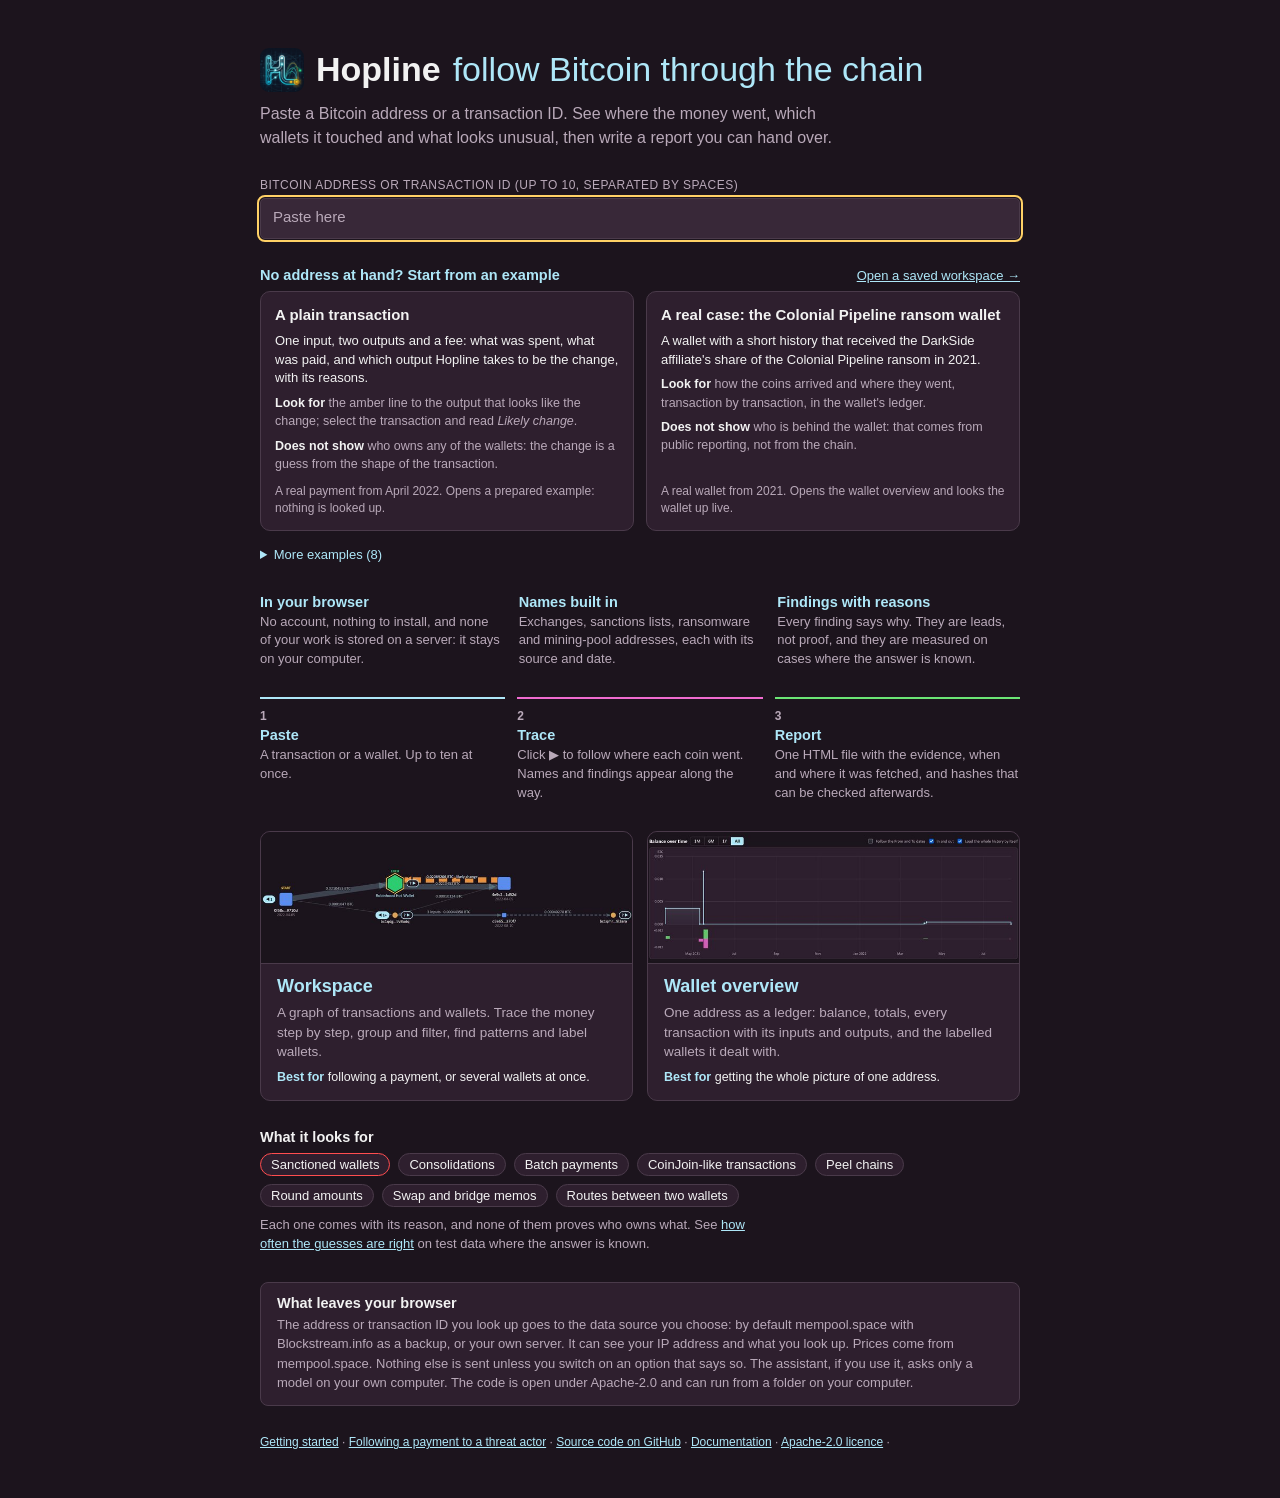
<file: index.html>
<!DOCTYPE html>
<html lang="en">
<head>
<meta charset="utf-8">
<meta name="viewport" content="width=device-width, initial-scale=1">
<meta name="referrer" content="no-referrer">
<title>Hopline - follow Bitcoin through the chain</title>
<meta name="description" content="Follow Bitcoin through the chain in your browser: paste an address or a transaction ID, trace the money, label wallets and write a report you can hand over.">
<meta property="og:type" content="website">
<meta property="og:site_name" content="Hopline">
<meta property="og:title" content="Hopline - follow Bitcoin through the chain">
<meta property="og:description" content="Paste an address or a transaction ID. See where the money went, which wallets it touched and what looks unusual, then write a report you can hand over. Open source, in your browser.">
<meta property="og:image" content="public/share.png" data-absolute>
<meta property="og:image:width" content="1200">
<meta property="og:image:height" content="630">
<meta property="og:image:alt" content="The Hopline name above a graph of a transaction, the wallet it paid and the coins that followed.">
<meta name="twitter:card" content="summary_large_image">
<link rel="icon" type="image/png" href="public/logo-96.png">
<link rel="stylesheet" href="public/css/wallet.css">
<link rel="stylesheet" href="public/css/version.css">
<style>
  body { display: flex; flex-direction: column; align-items: center; padding: 48px 16px; }
  main { width: 100%; max-width: 760px; display: flex; flex-direction: column; gap: 28px; }
  h1 { font-size: 34px; line-height: 1.15; margin: 0; display: flex; align-items: center; flex-wrap: wrap; gap: 4px 12px; }
  h1 span { color: var(--accent); font-weight: 400; }
  h1 .logo { border-radius: 9px; flex: none; }
  h2 { margin: 0; }
  .lead { color: var(--dim); margin: 10px 0 0; font-size: 16px; line-height: 1.5; max-width: 66ch; }

  /* the box and where it can be opened */
  .field { display: block; margin: 0 0 6px; font-size: 12px; letter-spacing: 0.04em; text-transform: uppercase; color: var(--dim); }
  #go input { display: block; width: 100%; padding: 11px 12px; font-size: 15px; font-family: Consolas, "Courier New", monospace; }
  #go input::placeholder { font-family: Calibri, "Segoe UI", Arial, sans-serif; color: var(--dim); }
  .detect { display: flex; align-items: center; flex-wrap: wrap; gap: 6px 10px; margin: 10px 0 0; font-size: 13.5px; color: var(--dim); }
  .detect:empty { display: none; }
  .found { display: inline-block; padding: 2px 9px; border: 1px solid var(--accent); border-radius: 99px; color: var(--accent); font-size: 12.5px; font-weight: 700; }
  .found.warn { border-color: var(--danger); color: var(--danger); }
  .found.idle { border-color: var(--line); color: var(--dim); font-weight: 400; }
  .goes { display: grid; grid-template-columns: 1fr 1fr; gap: 10px; margin-top: 10px; }
  @media (max-width: 560px) { .goes { grid-template-columns: minmax(0, 1fr); } }
  .go { display: flex; flex-direction: column; align-items: flex-start; gap: 2px; min-width: 0; padding: 10px 14px; text-align: left; }
  .go b { font-size: 15px; }
  .go span { font-size: 12.5px; opacity: 0.85; font-weight: 400; }
  .go[aria-disabled="true"] { opacity: 0.45; cursor: default; }
  .go[aria-disabled="true"]:hover { border-color: var(--line); }
  .why { margin: 8px 0 0; font-size: 12.5px; color: var(--dim); }
  .why:empty { display: none; }
  #err { color: var(--danger); min-height: 20px; margin: 8px 0 0; }
  #err:empty { display: none; }

  /* examples to start from (no address at hand): one card each, and a way to open a saved workspace */
  .learnhead { display: flex; flex-wrap: wrap; align-items: baseline; justify-content: space-between; gap: 4px 16px; margin: 0 0 8px; }
  .learn h2 { font-size: 14.5px; color: var(--accent); margin: 0; }
  .learnhead a { font-size: 13px; }
  .lcards { display: grid; grid-template-columns: repeat(auto-fill, minmax(260px, 1fr)); gap: 12px; }
  .lcard { display: flex; flex-direction: column; gap: 6px; min-width: 0; padding: 12px 14px; background: var(--panel); border: 1px solid var(--line); border-radius: 10px; color: var(--text); text-decoration: none; font-size: 13px; line-height: 1.45; }
  .lcard:hover, .lcard:focus-visible { border-color: var(--accent); }
  .lcard .name { font-size: 15px; font-weight: 700; }
  .lcard .look, .lcard .not, .lcard .meta { color: var(--dim); font-size: 12.5px; }
  .lcard .look b, .lcard .not b { color: var(--text); font-weight: 700; }
  .lcard .meta { margin-top: auto; padding-top: 4px; font-size: 12px; }
  .learn details.more { margin-top: 12px; }
  .learn details.more > summary { cursor: pointer; width: fit-content; padding: 4px 0; font-size: 13px; color: var(--accent); }
  .learn details.more > summary:hover, .learn details.more > summary:focus-visible { text-decoration: underline; }
  .learn details.more[open] > summary { margin-bottom: 8px; }
  .learn .lgroup { grid-column: 1 / -1; margin: 6px 0 0; font-size: 12px; font-weight: 700; letter-spacing: 0.04em; text-transform: uppercase; color: var(--dim); }
  .learn .lgroup:first-child { margin-top: 0; }

  /* what Hopline is */
  .proof { display: grid; grid-template-columns: repeat(3, minmax(0, 1fr)); gap: 16px; }
  .proof h2, .steps h2 { font-size: 14.5px; color: var(--accent); margin-bottom: 3px; }
  .proof p, .steps p { margin: 0; font-size: 13px; line-height: 1.45; color: var(--dim); }
  .steps { display: grid; grid-template-columns: repeat(3, minmax(0, 1fr)); gap: 12px; margin: 0; padding: 0; list-style: none; counter-reset: step; }
  .steps li { counter-increment: step; border-top: 2px solid var(--line); padding-top: 10px; }
  .steps li::before { content: counter(step); display: block; margin-bottom: 4px; font-size: 12px; font-weight: 700; color: var(--dim); }
  .steps li:nth-child(1) { border-top-color: var(--accent); }
  .steps li:nth-child(2) { border-top-color: var(--leave); }
  .steps li:nth-child(3) { border-top-color: var(--arrive); }
  @media (max-width: 640px) { .proof, .steps { grid-template-columns: minmax(0, 1fr); } }

  .cards { display: grid; grid-template-columns: 1fr 1fr; gap: 14px; }
  @media (max-width: 640px) { .cards { grid-template-columns: 1fr; } }
  .card { display: flex; flex-direction: column; min-width: 0; background: var(--panel); border: 1px solid var(--line); border-radius: 10px; overflow: hidden; color: var(--text); text-decoration: none; }
  .card:hover, .card:focus-visible { border-color: var(--accent); }
  .card img { display: block; width: 100%; height: auto; aspect-ratio: 14 / 5; object-fit: cover; background: #170f18; border-bottom: 1px solid var(--line); }
  .card .txt { display: flex; flex-direction: column; gap: 6px; padding: 12px 16px 14px; }
  .card h2 { font-size: 18px; color: var(--accent); }
  .card p { margin: 0; color: var(--dim); font-size: 13.5px; line-height: 1.45; }
  .card .best { color: var(--text); font-size: 12.5px; }
  .card .best b { color: var(--accent); }

  .looks h2 { font-size: 14.5px; margin-bottom: 8px; }
  .looklist { display: flex; flex-wrap: wrap; gap: 8px; margin: 0; padding: 0; list-style: none; }
  .looklist li { padding: 3px 10px; border: 1px solid var(--line); border-radius: 99px; background: var(--panel); font-size: 13px; }
  .looklist li.sanctions { border-color: #ff4d4f; }
  .looks p { margin: 8px 0 0; max-width: 68ch; color: var(--dim); font-size: 13px; line-height: 1.5; }
  .leaves { background: var(--panel); border: 1px solid var(--line); border-radius: 8px; padding: 12px 16px; }
  .leaves h2 { font-size: 14.5px; margin-bottom: 4px; }
  .leaves p { margin: 0; font-size: 13px; line-height: 1.5; color: var(--dim); }
  main > .hint { margin: 0; }
</style>
<script src="public/js/hopline-noautofill.js"></script>
</head>
<body>
<main>
  <div id="newVersion" class="versionbar" data-root="" role="status" hidden></div>

  <div>
    <h1><img class="logo" src="public/logo-96.png" alt="" width="44" height="44">Hopline <span>follow Bitcoin through the chain</span></h1>
    <p class="lead">Paste a Bitcoin address or a transaction ID. See where the money went, which wallets it touched and what looks unusual, then write a report you can hand over.</p>
  </div>

  <div>
    <form id="go" autocomplete="off">
      <label class="field" for="q">Bitcoin address or transaction ID (up to 10, separated by spaces)</label>
      <input id="q" type="text" spellcheck="false" autofocus placeholder="Paste here" aria-describedby="detect why">
      <div id="detect" class="detect" aria-live="polite"></div>
      <div id="goes" class="goes" hidden></div>
      <p id="why" class="why"></p>
    </form>
    <p id="err" role="alert"></p>
  </div>

  <div class="learn">
    <div class="learnhead">
      <h2>No address at hand? Start from an example</h2>
      <a id="openSaved" href="public/workspace.html" title="The workspace opens with &quot;Open a workspace file&quot; ready">Open a saved workspace &rarr;</a>
    </div>
    <!-- To add an example: one more <a class="lcard" id="..."> below, in the order it should appear (optionally data-group="Learn the patterns"). The first two stay in view; when two or more
         more follow, the page folds them under "More examples (N)" (see collapseExamples). -->
    <div class="lcards">
      <a class="lcard" id="samplePlain" href="public/workspace.html#s1/[base64]">
        <span class="name">A plain transaction</span>
        <span class="what">One input, two outputs and a fee: what was spent, what was paid, and which output Hopline takes to be the change, with its reasons.</span>
        <span class="look"><b>Look for</b> the amber line to the output that looks like the change; select the transaction and read <i>Likely change</i>.</span>
        <span class="not"><b>Does not show</b> who owns any of the wallets: the change is a guess from the shape of the transaction.</span>
        <span class="meta">A real payment from April 2022. Opens a prepared example: nothing is looked up.</span>
      </a>
      <a class="lcard" id="sampleWallet" href="public/wallet.html?q=bc1qq2euq8pw950klpjcawuy4uj39ym43hs6cfsegq">
        <span class="name">A real case: the Colonial Pipeline ransom wallet</span>
        <span class="what">A wallet with a short history that received the DarkSide affiliate's share of the Colonial Pipeline ransom in 2021.</span>
        <span class="look"><b>Look for</b> how the coins arrived and where they went, transaction by transaction, in the wallet's ledger.</span>
        <span class="not"><b>Does not show</b> who is behind the wallet: that comes from public reporting, not from the chain.</span>
        <span class="meta">A real wallet from 2021. Opens the wallet overview and looks the wallet up live.</span>
      </a>
      <a class="lcard" id="sampleConsol" data-group="Learn the patterns" href="public/workspace.html#s1/[base64]">
        <span class="name">A consolidation</span>
        <span class="what">Eight inputs from eight wallets gathered into one output of 0.20092093 BTC.</span>
        <span class="look"><b>Look for</b> the <i>CONSOL 8&rarr;1</i> badge, and the dashed ring that groups the eight wallets as probably one owner (the common-input rule).</span>
        <span class="not"><b>Does not show</b> who the owner is. The rule can be wrong: a CoinJoin or a wallet shared by several people breaks it.</span>
        <span class="meta">A real transaction from January 2021. Opens a prepared example: nothing is looked up.</span>
      </a>
      <a class="lcard" id="sampleBatch" data-group="Learn the patterns" href="public/workspace.html#s1/[base64]">
        <span class="name">A batch payment</span>
        <span class="what">One input paying 12 different wallets in one transaction, with amounts from 0.0009 to 0.27 BTC.</span>
        <span class="look"><b>Look for</b> the <i>BATCH 1&rarr;12</i> badge and the twelve different recipients fanning out of one transaction.</span>
        <span class="not"><b>Does not show</b> who is paying or being paid. A batch like this is typical of an exchange or service paying many people at once, but a payroll or a payout run looks the same.</span>
        <span class="meta">A real transaction from November 2021. Opens a prepared example: nothing is looked up.</span>
      </a>
      <a class="lcard" id="sampleCoinjoin" data-group="Learn the patterns" href="public/workspace.html#s1/[base64]">
        <span class="name">A CoinJoin</span>
        <span class="what">One transaction with 18 inputs from 18 different wallets and 19 outputs, 10 of them exactly 0.00547856 BTC: the shape of a CoinJoin.</span>
        <span class="look"><b>Look for</b> the pink <i>COINJOIN?</i> badge and the ten equal outputs. Unlike the consolidation, Hopline does not group the input wallets: they are probably different owners.</span>
        <span class="not"><b>Does not show</b> which output belongs to which input, or who took part: the equal outputs cannot be told apart. It looks like a CoinJoin; the chain cannot prove it is one.</span>
        <span class="meta">A real transaction from May 2026. Opens a prepared example: nothing is looked up.</span>
      </a>
      <a class="lcard" id="samplePeel" data-group="Learn the patterns" href="public/workspace.html#s1/[base64]">
        <span class="name">A peel chain: the same amount, again and again</span>
        <span class="what">25 transactions in under three hours, each paying exactly 1 BTC to the same wallet and passing the rest on to the next. The first 12 are shown.</span>
        <span class="look"><b>Look for</b> the line of <i>PEEL 1/12</i> to <i>12/12</i> badges, the amounts shrinking along it, and the twelve 1 BTC payments fanning up into one wallet.</span>
        <span class="not"><b>Does not show</b> who owns any of the wallets or why this was done. Ordinary wallets that pay out of one coin look the same, and the wallet that receives the payments has over 10,000 transactions, so it may be a service rather than one person.</span>
        <span class="meta">A real run from March 2024. Opens a prepared example: nothing is looked up.</span>
      </a>
      <a class="lcard" id="samplePeelLookalike" data-group="Learn the patterns" href="public/workspace.html#s1/[base64]">
        <span class="name">A peel chain that may be a service paying out</span>
        <span class="what">Ten transactions in one day, each paying a small amount out of a 75 BTC coin and passing the rest on. Hopline marks it <i>PEEL 1/10</i> to <i>10/10</i>.</span>
        <span class="look"><b>Look for</b> how little is peeled each time (under half a percent of the coin in all) and that all ten happen on the same day.</span>
        <span class="not"><b>Does not show</b> whether a person or a service did this. A service paying out many customers from one large coin has the same shape; only more evidence, such as who the wallets are and what the payments were for, can tell them apart.</span>
        <span class="meta">A real run from March 2020. Opens a prepared example: nothing is looked up.</span>
      </a>
      <a class="lcard" id="sampleHandoff" data-group="Where a trail meets a service" href="public/workspace.html#s1/[base64]">
        <span class="name">Where a trail meets an exchange</span>
        <span class="what">A payment of 4.2076562 BTC into a wallet that Hopline's built-in list names as an exchange wallet, with 0.10807976 BTC coming back as change.</span>
        <span class="look"><b>Look for</b> the wallet the list names <i>Gemini Hot Wallet</i>, drawn as a green hexagon with the <i>EXCH</i> tag: the tag marks it as a service, so Hopline follows a trail until it meets one and counts it under <i>Service hand-offs</i> in the Findings.</span>
        <span class="not"><b>Does not show</b> what the exchange did next: its wallets pool many people's coins, so the trail stops being about one person there. The name is a claim from a list, not proof.</span>
        <span class="meta">A real deposit from February 2023. Opens a prepared example: nothing is looked up.</span>
      </a>
      <a class="lcard" id="sampleSwap" data-group="Where a trail meets a service" href="public/workspace.html#s1/[base64]">
        <span class="name">A payment that asks to be swapped</span>
        <span class="what">A small payment with an extra output, an OP_RETURN, that holds a memo in the format THORChain uses to swap a payment into an asset on another chain.</span>
        <span class="look"><b>Look for</b> the orange <i>SWAP &rarr; E</i> badge (<i>E</i> is a short code for the asset) and the grey memo vertex. Select the transaction to read what the memo asks for: the asset, the address to be paid on the other chain, a limit and an affiliate.</span>
        <span class="not"><b>Does not show</b> that the swap happened: the memo is what the sender wrote, and a swap that cannot be done is refunded. What happens on the other chain is not on this one.</span>
        <span class="meta">A real transaction from October 2026. Opens a prepared example: nothing is looked up.</span>
      </a>
      <a class="lcard" id="sampleListedWallet" data-group="Follow a real case" href="public/workspace.html#s1/[base64]">
        <span class="name">A wallet a security vendor lists for a ransomware group</span>
        <span class="what">A wallet that WatchGuard's ransomware tracker lists for the Dark Angels group. It received exactly 38.14 BTC in May 2022, the same figure the tracker gives for one extortion amount.</span>
        <span class="look"><b>Look for</b> the tiny first payment of 0.00012345 BTC, the <i>ROUND 38.14 BTC</i> payment, the split twenty minutes later into one sixth and five sixths, and the red <i>THREAT</i> tag, which comes from the vendor's listing and not from the chain.</span>
        <span class="not"><b>Does not show</b> who paid, or who controls the wallet. The name and the tag are WatchGuard's claim; the chain only shows the amounts and where the coins went.</span>
        <span class="meta">A real wallet from May 2022 (the listing is WatchGuard Technologies', linked on the Samples wiki page). Opens a prepared example: nothing is looked up.</span>
      </a>
    </div>
  </div>

  <div class="proof">
    <div><h2>In your browser</h2><p>No account, nothing to install, and none of your work is stored on a server: it stays on your computer.</p></div>
    <div><h2>Names built in</h2><p>Exchanges, sanctions lists, ransomware and mining-pool addresses, each with its source and date.</p></div>
    <div><h2>Findings with reasons</h2><p>Every finding says why. They are leads, not proof, and they are measured on cases where the answer is known.</p></div>
  </div>

  <ol class="steps">
    <li><h2>Paste</h2><p>A transaction or a wallet. Up to ten at once.</p></li>
    <li><h2>Trace</h2><p>Click ▶ to follow where each coin went. Names and findings appear along the way.</p></li>
    <li><h2>Report</h2><p>One HTML file with the evidence, when and where it was fetched, and hashes that can be checked afterwards.</p></li>
  </ol>

  <div class="cards">
    <a class="card" href="public/workspace.html">
      <img src="public/front-workspace.jpg" width="700" height="250" alt="The workspace: a transaction, a wallet named Robinhood Hot Wallet and the coins that followed, drawn as a graph">
      <div class="txt"><h2>Workspace</h2><p>A graph of transactions and wallets. Trace the money step by step, group and filter, find patterns and label wallets.</p><p class="best"><b>Best for</b> following a payment, or several wallets at once.</p></div>
    </a>
    <a class="card" href="public/wallet.html">
      <img src="public/front-wallet.jpg" width="700" height="250" alt="The wallet overview: the balance and totals of one address above its list of transactions">
      <div class="txt"><h2>Wallet overview</h2><p>One address as a ledger: balance, totals, every transaction with its inputs and outputs, and the labelled wallets it dealt with.</p><p class="best"><b>Best for</b> getting the whole picture of one address.</p></div>
    </a>
  </div>

  <div class="looks">
    <h2>What it looks for</h2>
    <ul class="looklist">
      <li class="sanctions">Sanctioned wallets</li><li>Consolidations</li><li>Batch payments</li><li>CoinJoin-like transactions</li><li>Peel chains</li><li>Round amounts</li><li>Swap and bridge memos</li><li>Routes between two wallets</li>
    </ul>
    <p>Each one comes with its reason, and none of them proves who owns what. See <a href="https://github.com/forensicworks/hopline/wiki/Accuracy" target="_blank" rel="noopener noreferrer">how often the guesses are right</a> on test data where the answer is known.</p>
  </div>

  <div class="leaves">
    <h2>What leaves your browser</h2>
    <p>The address or transaction ID you look up goes to the data source you choose: by default mempool.space with Blockstream.info as a backup, or your own server. It can see your IP address and what you look up. Prices come from mempool.space. Nothing else is sent unless you switch on an option that says so. The assistant, if you use it, asks only a model on your own computer. The code is open under Apache-2.0 and can run from a folder on your computer.</p>
  </div>

  <p class="hint"><a href="https://github.com/forensicworks/hopline/wiki/Getting-started" target="_blank" rel="noopener noreferrer">Getting started</a> · <a href="https://github.com/forensicworks/hopline/wiki/Following-a-payment-to-a-threat-actor" target="_blank" rel="noopener noreferrer">Following a payment to a threat actor</a> · <a href="https://github.com/forensicworks/hopline" target="_blank" rel="noopener noreferrer">Source code on GitHub</a> · <a href="https://github.com/forensicworks/hopline/wiki" target="_blank" rel="noopener noreferrer">Documentation</a> · <a href="https://github.com/forensicworks/hopline/blob/master/LICENSE" target="_blank" rel="noopener noreferrer">Apache-2.0 licence</a> · <span class="ver" data-version hidden></span></p>
</main>
<script src="public/config.js"></script>
<script src="public/js/hopline-address.js"></script>
<script src="public/js/hopline-front.js"></script>
<script src="public/js/hopline-version.js"></script>
<script>
(function () {
  var F = window.HoplineFront, form = document.getElementById('go'), q = document.getElementById('q'), err = document.getElementById('err');
  var detect = document.getElementById('detect'), goes = document.getElementById('goes'), why = document.getElementById('why'), timer = 0, shown = null;

  function open(url) { window.location.href = url; }

  /** Examples beyond the first two sit behind "More examples (N)": a native <details>, closed whenever the page opens (the start page remembers nothing). Nothing is folded unless at least
      two would be, since "More examples (1)" saves nothing. A card may carry data-group="..."; the folded ones are then listed under that heading. A link ending #examples opens the list.
      Safe to call again: the folded cards are put back in order first. */
  function collapseExamples() {
    var grid = document.querySelector('.learn > .lcards'), SHOWN = 2, old = document.querySelector('.learn > details.more');
    if (!grid) return;
    if (old) { Array.prototype.slice.call(old.querySelectorAll('.lcard')).forEach(function (c) { grid.appendChild(c); }); old.parentNode.removeChild(old); }
    var cards = Array.prototype.slice.call(grid.children).filter(function (c) { return c.classList.contains('lcard'); });
    if (cards.length < SHOWN + 2) return;
    var det = node('details', 'more'), sum = node('summary', '', 'More examples (' + (cards.length - SHOWN) + ')'), inner = node('div', 'lcards'), group = null;
    det.id = 'examples'; det.appendChild(sum);
    cards.slice(SHOWN).forEach(function (c) {
      var g = c.getAttribute('data-group');
      if (g && g !== group) inner.appendChild(node('h3', 'lgroup', g));
      if (g) group = g;
      inner.appendChild(c);
    });
    det.appendChild(inner);
    grid.parentNode.insertBefore(det, grid.nextSibling);
    if (window.location.hash === '#examples') det.open = true;
  }
  window.__examples = { collapse: collapseExamples };                                  // read by the end-to-end tests
  function node(tag, cls, text) { var e = document.createElement(tag); if (cls) e.className = cls; if (text) e.textContent = text; return e; }

  /** Draw what the box holds: the line that says what was recognised, and one button for each page that can take it. Leaving the box (a click on a button) fires "change", and
      drawing the buttons again then would replace the one being clicked: what is already drawn is left alone unless `again` says so. */
  function render(again) {
    clearTimeout(timer);
    if (again !== true && q.value === shown) return;
    shown = q.value;
    var c = F.classify(q.value);
    err.textContent = ''; detect.textContent = ''; goes.textContent = ''; goes.hidden = true; why.textContent = '';
    if (c.kind === 'empty') return;
    detect.appendChild(node('span', 'found' + (c.kind === 'invalid' || c.kind === 'toomany' ? ' warn' : c.kind === 'typing' ? ' idle' : ''), c.chip));
    detect.appendChild(node('span', '', c.message));
    if (!c.offers.length) return;
    goes.hidden = false;
    c.offers.forEach(function (o, i) {
      var b = node('button', 'go' + (i === 0 ? ' primary' : '')); b.type = 'button'; b.id = o.page === 'wallet' ? 'toWallet' : 'toWorkspace';
      b.appendChild(node('b', '', o.title)); b.appendChild(node('span', '', o.note));
      if (o.url) b.addEventListener('click', function () { open(o.url); });
      else { b.setAttribute('aria-disabled', 'true'); b.setAttribute('aria-describedby', 'why'); why.textContent = o.why; }
      goes.appendChild(b);
    });
  }

  form.addEventListener('submit', function (e) {
    e.preventDefault();
    var c = F.classify(q.value);
    if (c.offers.length && c.offers[0].url) { open(c.offers[0].url); return; }
    render(true);
    if (c.kind === 'empty') err.textContent = 'Enter a Bitcoin address or a transaction ID.';
    q.focus();
  });
  q.addEventListener('input', function () {
    clearTimeout(timer);
    if (F.classify(q.value).kind === 'invalid') timer = setTimeout(function () { render(); }, 500);          // a long address that is still being typed is not shown as wrong until the typing stops
    else render();
  });
  q.addEventListener('change', function () { render(); });
  collapseExamples();
  q.addEventListener('paste', function (e) {                                          // a list pasted one entry to a line: a text box would drop the line breaks and join the entries
    var d = e.clipboardData && e.clipboardData.getData('text');
    if (!d || !/[\r\n]/.test(d)) return;
    e.preventDefault();
    q.setRangeText(d.replace(/\s*[\r\n]+\s*/g, ' ').trim(), q.selectionStart, q.selectionEnd, 'end');
    render(true);
  });
}());
</script>
</body>
</html>
</file>
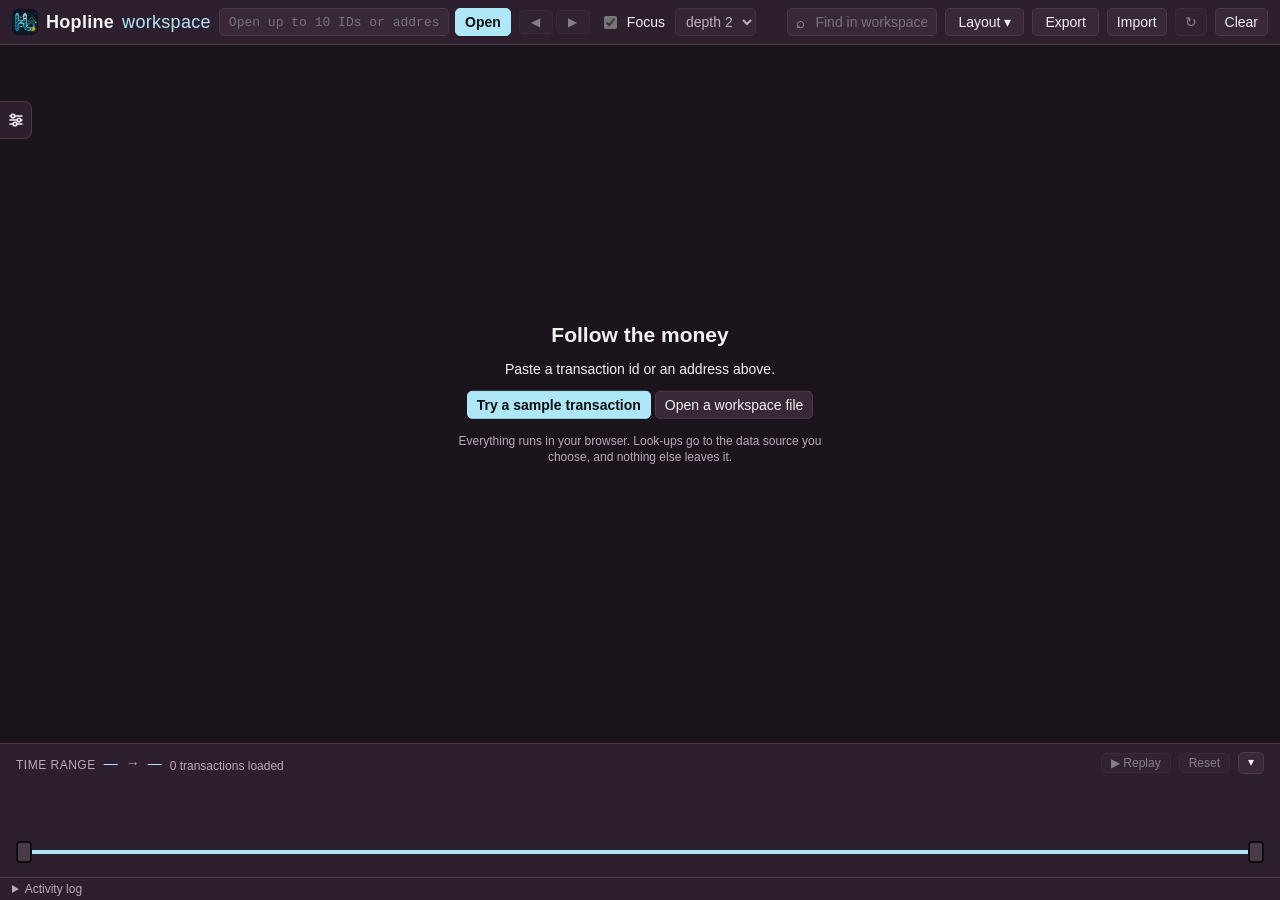
<file: public/workspace.html>
<!DOCTYPE html>
<html lang="en">
<head>
<meta charset="utf-8">
<meta name="viewport" content="width=device-width, initial-scale=1">
<meta name="referrer" content="no-referrer">
<title>Hopline Workspace</title>
<link rel="icon" type="image/png" href="logo-96.png">
<link rel="stylesheet" href="css/workspace.css">
<link rel="stylesheet" href="css/version.css">
<script src="js/hopline-noautofill.js"></script>
<script>
// If something goes wrong while the page starts, say so on the page instead of leaving it blank. The usual cause is a browser that kept an old copy of one script.
window.addEventListener('error', function (e) {
  if (window.__booted) return;
  var b = document.createElement('div');
  b.id = 'bootError'; b.setAttribute('role', 'alert');
  b.style.cssText = 'padding:10px 14px;background:#5a1d24;color:#fff;font:14px Calibri,Arial,sans-serif;position:relative;z-index:99';
  b.textContent = 'This page could not start (' + (e.message || 'error') + '). If the files were just updated, your browser may have kept an old copy of one of them: reload with Ctrl+F5 (or Ctrl+Shift+R).';
  function put() { if (!document.getElementById('bootError')) document.body.insertBefore(b, document.body.firstChild); }
  if (document.body) put(); else document.addEventListener('DOMContentLoaded', put);
});
</script>
</head>
<body>
<header id="top">
  <a class="brand" href="../index.html" title="Back to the start page"><img class="logo" src="logo-96.png" alt="" width="26" height="26">Hopline <span>workspace</span></a>
  <form id="searchForm" autocomplete="off">
    <label class="sr" for="q">Up to 10 transaction IDs or addresses</label>
    <input id="q" type="text" placeholder="Open up to 10 IDs or addresses" spellcheck="false">
    <button type="submit" id="btnOpen" class="primary" title="Open a transaction or a wallet (up to 10 can be pasted at once)">Open</button>
  </form>
  <div class="navgroup" role="group" aria-label="History">
    <button type="button" id="navBack" class="navbtn" title="Back (Alt+Left)" aria-label="Back" disabled>&#9664;</button>
    <button type="button" id="navFwd" class="navbtn" title="Forward (Alt+Right)" aria-label="Forward" disabled>&#9654;</button>
  </div>
  <label class="check focus-toggle" title="Show only the neighbourhood of the vertex you are looking at"><input type="checkbox" id="focusOn" checked> Focus</label>
  <label class="sr" for="depth">Depth</label>
  <select id="depth" title="How many steps around the focused vertex to show">
    <option value="1">depth 1</option><option value="2" selected>depth 2</option><option value="3">depth 3</option>
  </select>
  <button type="button" id="btnAmounts" hidden title="Show amounts as Bitcoin, both Bitcoin and fiat, or fiat only">₿ + $</button>
  <button type="button" id="btnSide" class="icon-only narrow-only" aria-label="Show controls">Controls</button>
  <div class="spacer"></div>
  <div class="findwrap" role="search">
    <span class="findicon" aria-hidden="true">⌕</span>
    <input id="findQ" type="text" role="combobox" aria-expanded="false" aria-controls="findList" aria-autocomplete="list" placeholder="Find in workspace" aria-label="Find in the workspace" title="Find a transaction or wallet among the loaded ones: any part of an id or address, a label, note, tag or name (Ctrl+F while the canvas is focused)" spellcheck="false" autocomplete="off">
    <div id="findBox" hidden>
      <div id="findList" role="listbox" aria-label="Matches"></div>
      <div id="findFoot" class="hint" role="status"></div>
    </div>
  </div>
  <details class="menu" id="layoutMenu">
    <summary title="Place the vertices again, give them more or less room, or clear what overlaps">Layout ▾</summary>
    <div class="menu-body" id="layoutBody">
      <button type="button" id="btnRelayout" title="Recompute the layout and release dragged vertices">Re-layout<small>place everything again; releases what you dragged</small></button>
      <button type="button" id="btnSpread" title="More room: every vertex moves 30% further from the middle, and the arrangement stays. Repeat for more; Undo (Ctrl+Z) takes it back">Spread<small>more room between the vertices (30%)</small></button>
      <button type="button" id="btnTighten" title="Less room: every vertex moves closer to the middle (the opposite of Spread), and the arrangement stays">Tighten<small>less room: the opposite of Spread</small></button>
      <button type="button" id="btnDeclutter" title="Move apart only the vertices whose shapes, labels, badges or handles touch at this zoom, and the ones sitting on an edge or under its amount; everything else stays; what you dragged gives way last, and moves only when nothing else can clear it">Declutter<small>clear what overlaps, and nothing else</small></button>
    </div>
  </details>
  <button type="button" id="btnUndoLoad" hidden disabled title="Nothing to undo: a load, an import or a removal can be taken back here">↶ Undo load</button>
  <button type="button" id="btnRedoLoad" hidden disabled aria-label="Redo load" title="Nothing to redo: Undo load can be taken back here">↷</button>
  <details class="menu" id="exportMenu">
    <summary>Export</summary>
    <div class="menu-body">
      <label class="check"><input type="checkbox" id="exportVisible"> Visible part only</label>
      <button type="button" data-export="json">Workspace (.json) — can be imported</button>
      <button type="button" data-export="csv-nodes">Nodes (.csv)</button>
      <button type="button" data-export="csv-edges">Edges (.csv)</button>
      <button type="button" data-export="graphml">GraphML (.graphml) — Gephi, Maltego, yEd</button>
      <button type="button" data-export="png">Image (.png)</button>
      <div class="menu-group" id="shareGroup">
        <button type="button" data-export="link" title="Copy a link that opens what is on screen (what you hid is left out) for anyone you send it to: the canvas itself is in the link, after the #, which no server receives. Over the limit only the vertices nearest START go in, and you are told">Link to this canvas (copy)</button>
        <label class="check" title="The most vertices the link may hold (5 to 500). About 80 to 100 characters of link for each, so 50 is about 4,000 characters, which chat and mail carry; over the limit, the ones nearest START are kept">Most vertices in the link <input type="number" id="shareMax" min="5" max="500" step="5" value="50" aria-label="Most vertices in the link"></label>
        <label class="check" title="Notes are what you wrote for yourself and are left out unless you tick this; labels and tags are part of the picture and always go in a link to the canvas, and go in an IDs link when you tick Add my labels and tags"><input type="checkbox" id="shareNotes"> Include my notes</label>
        <button type="button" data-export="idlink" title="Copy a short link that lists only the IDs of the transactions on screen: no labels, tags, notes or layout. Whoever opens it loads them from their own data source, so it needs the network and the picture is drawn afresh. About 45 characters for each transaction, so it holds up to about 1,300 where a canvas link holds 50 by default">Link to these transactions, IDs only (copy)</button>
        <label class="check" title="Put your labels and tags (and your notes, when Include my notes is ticked) in the IDs link. They are in the link for anyone who has it; the person who opens it keeps any label of their own"><input type="checkbox" id="idsLabels"> Add my labels and tags to the IDs link</label>
        <label class="check" title="Put the trace in the IDs link: its starting points, the vertices it shows and where each one is. Only in the Trace layout; the link gets longer"><input type="checkbox" id="idsTrace"> Add the trace to the IDs link</label>
        <input type="text" id="shareOut" readonly hidden aria-label="The link" spellcheck="false">
        <p class="hint" id="shareNote" hidden></p>
      </div>
      <div class="menu-group">
        <input type="text" id="reportTitle" placeholder="Report title (optional)" maxlength="120" aria-label="Report title" autocomplete="off">
        <input type="text" id="reportBy" placeholder="Prepared by (optional)" maxlength="80" aria-label="Prepared by" autocomplete="off">
        <label class="check" title="When you have asked an outside service when transactions were first seen, it may also have named the peer that passed each one on: an IP address, which is personal data and is not proof of who sent the transaction. It stays out of the report, and out of the data embedded in it, unless you tick this"><input type="checkbox" id="reportRelay"> Include the relay peers (IP addresses)</label>
        <button type="button" data-export="report" title="One HTML file with the findings, the transactions in time order, the graph, how each finding was reached, and a SHA-256 of the evidence it embeds. Covers what is on screen">Investigation report (.html)</button>
      </div>
    </div>
  </details>
  <button type="button" id="btnImport">Import</button>
  <input type="file" id="fileImport" accept=".json,application/json" hidden>
  <button type="button" id="btnUpdate" disabled aria-label="Update from the chain" title="Update from the chain: ask the server again about what can have changed since this was loaded: new payments to the wallets whose totals were read, transactions that were unconfirmed, outputs that were unspent. Nothing you wrote is touched, and Undo load takes it back">↻</button>
  <button type="button" id="btnClear" class="danger">Clear</button>
</header>

<div id="ctxMenu" role="menu" aria-label="Actions" hidden></div>

<div id="restore" class="banner" hidden>
  <span id="restoreText"></span>
  <button type="button" id="restoreYes" class="primary">Restore</button>
  <button type="button" id="restoreNo">Discard</button>
</div>

<div id="staleBar" class="banner" hidden role="status">
  <span id="staleText"></span>
  <button type="button" id="staleYes" class="primary">Update from the chain</button>
  <button type="button" id="staleNo">Not now</button>
</div>

<div id="newVersion" class="versionbar" data-root="../" data-work="1" role="status" hidden></div>

<nav id="trail" aria-label="Trail of places you have been" hidden></nav>

<main>
  <aside id="side" aria-label="Controls">
    <div class="panel-head"><span>Controls</span><button type="button" id="sideCollapse" class="collapse-btn" aria-label="Hide controls" aria-expanded="true" aria-controls="side" title="Hide controls (C)">«</button></div>
    <details open>
      <summary>Data source</summary>
      <div class="sec">
        <label for="source">Where to fetch from</label>
        <select id="source">
          <option value="clearnet">mempool.space</option>
          <option value="tor">mempool.space over Tor (.onion)</option>
          <option value="blockstream">Blockstream.info</option>
          <option value="custom">My own Esplora URL…</option>
        </select>
        <input id="customBase" type="url" placeholder="https://my-node.example/api" hidden>
        <div id="customAuthRow" hidden>
          <label for="srcKey">Key or token (optional)</label>
          <input type="password" id="srcKey" data-autofill="allow" autocomplete="off" spellcheck="false" placeholder="sent with every request to this server">
          <label for="srcKeyHeader">Sent in the header</label>
          <input type="text" id="srcKeyHeader" autocomplete="off" spellcheck="false" placeholder="Authorization">
          <label class="check" title="Keep the key in this browser. Off: it is forgotten when the page is closed."><input type="checkbox" id="srcKeyRemember"> Remember on this computer</label>
          <p class="hint" id="keyHint"></p>
        </div>
        <div id="customPaceRow" hidden>
          <label for="paceConc">Requests at once <output id="paceConcOut"></output></label>
          <input type="number" id="paceConc" min="1" max="32" step="1">
          <label for="paceDelay">Pause between starts (ms)</label>
          <input type="number" id="paceDelay" min="0" max="2000" step="10">
          <p class="hint">The public servers are paced gently (4 at once, 150 ms apart). Your own can take more: 8 at once and 20 ms apart is the default. Lower these if it throttles you, and raise <i>Stop after this many transactions / requests</i> under Expansion limits for longer traces.</p>
        </div>
        <div id="customPricesRow" hidden>
          <label for="customPrices">Fiat prices from</label>
          <select id="customPrices" title="A plain Esplora server has no price service: ask mempool.space for prices only, or nowhere">
            <option value="server">my server (needs a mempool.space backend)</option>
            <option value="mempool">mempool.space (only the currency and dates are sent)</option>
            <option value="off">nowhere (no fiat values)</option>
          </select>
        </div>
        <label class="check" id="fallbackRow" title="When a request is throttled or the server fails, the other of the two public servers answers it, and takes the next requests for about a minute"><input type="checkbox" id="fallbackOn" checked> <span>If it keeps failing, use <span id="fallbackName">Blockstream.info</span> instead</span></label>
        <p class="hint" id="sourceHint"></p>
        <div class="row"><button type="button" id="testSource">Test connection</button><span id="testResult" role="status"></span></div>
        <p class="hint" id="reqStats" aria-live="off"></p>
      </div>
    </details>

    <details open>
      <summary>View</summary>
      <div class="sec">
        <span class="lbl">Layout</span>
        <div class="seg" id="layoutSeg" role="radiogroup" aria-label="Layout">
          <button type="button" role="radio" data-layout="trace" aria-checked="true" title="Start from one wallet or transaction and build the chain by clicking ◀ ▶. Its Arrange menu can spread what you build over time, by force, or by time and amount">Trace</button>
          <button type="button" role="radio" data-layout="timeline" aria-checked="false" title="Transactions placed by confirmation time">Timeline</button>
          <button type="button" role="radio" data-layout="force" aria-checked="false" title="Connected vertices pull together">Force</button>
          <button type="button" role="radio" data-layout="flow" aria-checked="false" title="Left to right in the direction money moves">Flow</button>
        </div>
        <div id="scaleRow" hidden>
          <span class="lbl">Time scale</span>
          <div class="seg" id="scaleSeg" role="radiogroup" aria-label="Time scale">
            <button type="button" role="radio" data-scale="compact" aria-checked="true" title="Long quiet gaps are shortened so bursts of activity stay readable">Compact</button>
            <button type="button" role="radio" data-scale="proportional" aria-checked="false" title="Distance is proportional to elapsed time">Proportional</button>
          </div>
        </div>
        <span class="lbl">Colour by</span>
        <div class="seg" id="colorSeg" role="radiogroup" aria-label="Colour by">
          <button type="button" role="radio" data-color="type" aria-checked="true">Kind</button>
          <button type="button" role="radio" data-color="age" aria-checked="false" title="Older → newer">Age</button>
          <button type="button" role="radio" data-color="script" aria-checked="false" title="p2pkh, p2sh, segwit, taproot…">Script</button>
          <button type="button" role="radio" data-color="balance" aria-checked="false" title="Wallets by what they hold now, from the balances that were read: holds funds, a small amount, empty, or balance not read (hollow). Transactions keep their kind colour. On a wallet this replaces a tag's colour; the tag's name keeps it">Balance</button>
        </div>
        <label class="check" title="Input arrows (a coin that is spent: a wallet into a transaction) and output arrows (a coin that is created: a transaction to a wallet) each get a colour. A selected arrow, an arrow on a highlighted route or chain and the amber arrow of a possible change keep theirs, and Colour by Age no longer colours the arrows while this is on (the vertices keep it). The arrowheads show the direction either way"><input type="checkbox" id="arrowDir"> Colour arrows by direction</label>
        <select id="dirPalette" aria-label="Arrow colours" title="Pink and green is the pair of the wallet page and stays clear for all three kinds of colour blindness; Blue and lime has a wider gap. In both, the arrow of a possible change keeps its amber (a guess, so it is not turned into an output colour)" disabled>
          <option value="pg">Input pink, output green, change amber</option>
          <option value="bl">Input blue, output lime, change amber</option>
        </select>
        <span class="lbl">Shape size</span>
        <div class="seg" id="sizeSeg" role="radiogroup" aria-label="Shape size">
          <button type="button" role="radio" data-size="auto" aria-checked="true" title="Proportional to value in the Force layout, compact in the others">Auto</button>
          <button type="button" role="radio" data-size="area" aria-checked="false" title="The area of a shape is proportional to its value: a vertex worth four times another is twice as wide">Proportional</button>
          <button type="button" role="radio" data-size="log" aria-checked="false" title="A compact log scale: even very different values get similar sizes">Compact</button>
        </div>
        <label class="check"><input type="checkbox" id="showLabels" checked> Show ids when zoomed in</label>
        <label class="check"><input type="checkbox" id="edgeLabels" checked> Show amounts on the edges</label>
        <label class="check" title="Pointing at a chip or a row of the Findings or Detections rings the vertices it stands for and fades the rest of the graph; pointing at a vertex marks the chips and rows that count it. It only looks: nothing is selected, loaded or moved. Off: nothing happens when the pointer passes over them"><input type="checkbox" id="hoverPreview" checked> Show where a finding is when the pointer is on it</label>
        <label class="check" title="Several coins between the same two vertices (for example 14 inputs of one transaction that came from one wallet) are drawn as one arrow labelled with their number and total; the details list each coin. Off: one arrow per coin, one on top of the other"><input type="checkbox" id="bundleEdges" checked> One arrow for coins between the same two vertices</label>
        <div id="legend" class="legend" aria-label="Legend"></div>
      </div>
    </details>

    <details open>
      <summary>Filters</summary>
      <div class="sec">
        <span class="lbl">Minimum amount <output id="minAmountOut">off</output></span>
        <input type="range" id="minAmount" min="0" max="1000" value="0" aria-label="Minimum amount (log scale)">
        <div class="row wrap">
          <button type="button" data-min="0">Off</button>
          <button type="button" data-min="1000" title="Hide edges below 1,000 sat">Hide dust</button>
          <button type="button" data-min="100000">&lt; 0.001 BTC</button>
        </div>
        <span class="lbl">Show</span>
        <label class="check"><input type="checkbox" id="showData" checked> OP_RETURN data</label>
        <label class="check"><input type="checkbox" id="showNonstd" checked> Non-standard outputs</label>
        <label class="check"><input type="checkbox" id="incPending" checked> Unconfirmed transactions</label>
        <label class="check"><input type="checkbox" id="incUnknown" checked> Transactions not loaded yet</label>
        <span class="lbl">Address types</span>
        <div id="scriptTypes" class="chips"></div>
        <p class="hint">The time range is the slider below the graph.</p>
      </div>
    </details>

    <details open id="anSection">
      <summary>Analysis <output id="anCount"></output></summary>
      <div class="sec">
        <p class="hint">Patterns in the transactions that are loaded. They are guesses: each one says why, none proves who owns what.</p>
        <label class="check" title="CONSOL, BATCH, COINJOIN?, PEEL, ROUND and SWAP badges above transactions"><input type="checkbox" id="anFlags" checked> Flag patterns on transactions</label>
        <div class="row wrap" id="anKinds" role="group" aria-label="Which patterns are flagged on the graph">
          <label class="check" title="Steps of a possible peel chain"><input type="checkbox" id="anKPeel" checked> PEEL</label>
          <label class="check" title="Many inputs gathered into one or two outputs"><input type="checkbox" id="anKConsol" checked> CONSOL</label>
          <label class="check" title="A few inputs paying many outputs"><input type="checkbox" id="anKBatch" checked> BATCH</label>
          <label class="check" title="Several owners' inputs and several outputs of exactly the same value to different addresses"><input type="checkbox" id="anKCoinjoin" checked> COINJOIN?</label>
          <label class="check" title="An output that is a round amount: a number somebody chose. Left out: CoinJoin-like, consolidation and batch transactions, the same amount to three or more recipients, and spending from a service wallet"><input type="checkbox" id="anKRound" checked> ROUND</label>
          <label class="check" title="An OP_RETURN that asks THORChain to swap the payment into an asset on another chain, with the address it is to be paid out to, or that carries the request ID of a cross-chain service such as Relay. What the sender wrote, not proof that anything was carried out"><input type="checkbox" id="anKSwap" checked> SWAP</label>
          <label class="check" title="An OP_RETURN that holds an instruction of the Omni Layer (the protocol Tether's USDT began on), such as a send of tokens. The tokens move on the Omni ledger, not in the bitcoin amounts. What the sender wrote: the ledger decides whether it is carried out"><input type="checkbox" id="anKOmni" checked> OMNI</label>
        </div>
        <label for="anRoundMin">ROUND: an amount of at least (BTC)</label>
        <input id="anRoundMin" type="number" min="0.00000001" step="any" value="0.01" title="Round outputs below this amount are not flagged">
        <label for="anRoundZeros">ROUND: and a multiple of</label>
        <select id="anRoundZeros" title="How round: 0.0001 BTC is 10,000 satoshis, so 0.0123 BTC counts and 0.01234 BTC does not">
          <option value="3">0.00001 BTC</option><option value="4" selected>0.0001 BTC</option><option value="5">0.001 BTC</option><option value="6">0.01 BTC</option>
        </select>
        <label class="check" title="Colours the output that most likely returns to the sender"><input type="checkbox" id="anChange" checked> Mark the likely change output</label>
        <label class="check" title="Addresses spent together in one transaction (the common-input rule), CoinJoins excluded"><input type="checkbox" id="anClusters" checked> Show address clusters</label>
        <p class="hint">What was found is listed in the <b>Findings</b> panel on the right, and counted in the strip of chips at the bottom of the graph, just above the time line, which carries the counts of what is loaded and shown. Point at a chip or at a row of the Findings or Detections (or focus it with the keyboard) to see where it is: the vertices it stands for get a ring in the finding's colour and the rest of the graph fades until you move away, and its tooltip says how many of them are on screen. Point at a vertex to see which chips and rows count it. This only looks: nothing is selected, loaded or moved.</p>
        <button type="button" id="anOpenFindings">Open the findings ▸</button>
      </div>
    </details>

    <details id="aiSection">
      <summary>Assistant</summary>
      <div class="sec">
        <p class="hint">The findings come from the analysis; an assistant only reads, ranks or words them, and every id in its answer is checked against the evidence. Everything loaded is included, hidden or not. The evidence also holds timing and habits: when a service first saw a transaction (only where you asked it), which transactions of different wallets sit close in time, and the settings of each wallet group (version, locktime, sequence, fee rate, the hours of the day it moves money). Relay peers are left out. Nothing here leaves this computer: the only model it asks is one on this computer, set up below.</p>
        <label for="aiTask">Ask for</label>
        <select id="aiTask">
          <option value="triage">Triage: what to look at first</option>
          <option value="narrative">A draft of the findings text</option>
          <option value="explain">An explanation of the selected vertex</option>
          <option value="challenge">A challenge: what weakens the findings</option>
          <option value="ask">Your own question</option>
          <option value="next" id="aiTaskNext" hidden disabled>Next steps: what to do on the canvas</option>
        </select>
        <div id="aiAskBox" hidden>
          <label for="aiQuestion">Your question <output id="aiQuestionCount"></output></label>
          <textarea id="aiQuestion" rows="3" maxlength="1000" spellcheck="true" placeholder="For example: where did the money in the selected transaction go next?"></textarea>
          <div id="aiSuggest" class="suggest" role="group" aria-label="Suggested questions"></div>
          <p class="hint">The first three selected transactions or wallets, and any transaction id, address, peel chain (P-…) or cluster (C…) named in the question, are given to the model in full. The rest is the usual cut-down evidence, so it can only answer from what is loaded. Ctrl+Enter asks the local model. The question is not saved with the workspace.</p>
        </div>
        <label for="aiRows">Pattern rows to include <output id="aiRowsOut"></output></label>
        <input type="number" id="aiRows" min="5" max="400" step="5" value="60">
        <label class="check" title="Adds a list of actions and the format to answer in to the prompt; the model's proposals appear as a checklist under its answer"><input type="checkbox" id="aiActions"> Let the model propose actions</label>
        <p class="hint">Off by default. When on, the model may end its answer with a short list of next steps (select, ring, load, follow, compare two groups), shown under the answer as a checklist, and a task <i>Next steps</i> asks for only that list. The model only proposes: nothing runs until you press Apply, each line is written by Hopline from the action, and an id the evidence and the workspace do not hold is left out. A load or a follow asks the data source you chose, like any load, and counts against the request limit; no action asks a third party anything.</p>
        <div class="row wrap">
          <button type="button" id="aiCopy" title="Copy the instructions and the evidence as text, to paste into any assistant">Copy for assistant</button>
          <button type="button" id="aiAsk" title="Ask the model set up below, on this computer">Ask the local model</button>
        </div>
        <p class="hint" id="aiSize"></p>
        <details id="aiLocal">
          <summary>Local model</summary>
          <p class="hint">Works with a server on this computer that speaks the OpenAI chat format: Ollama, LM Studio, the llama.cpp server. Only localhost, 127.0.0.1 or ::1 is accepted, so the evidence never leaves the machine, and no key is sent.</p>
          <label for="aiEndpoint">Address</label>
          <input type="text" id="aiEndpoint" spellcheck="false" autocomplete="off" placeholder="http://127.0.0.1:11434/v1">
          <label for="aiModel">Model</label>
          <input type="text" id="aiModel" spellcheck="false" autocomplete="off" placeholder="for example llama3.1">
          <div class="row wrap"><button type="button" id="aiTest" title="Ask the server which models it has (sends no evidence)">Test connection</button></div>
          <div id="aiModelPickBox" hidden>
            <label for="aiModelPick">Models on this server</label>
            <select id="aiModelPick"></select>
          </div>
          <p class="hint">Most local models read only about 4,000 tokens unless you raise their context window (in Ollama, num_ctx). If the answer ignores the end of the evidence, lower the pattern rows above or raise the context. If the browser blocks the request, allow this page's address in the server (for Ollama, the OLLAMA_ORIGINS setting).</p>
        </details>
        <p class="hint" id="aiNote" role="status"></p>
        <label for="aiText">Answer</label>
        <textarea id="aiText" rows="8" spellcheck="false" placeholder="The model's answer appears here. Or paste the answer of any assistant and press Check ids."></textarea>
        <div class="row wrap"><button type="button" id="aiCheck" title="Compare every transaction id and address in the answer with the evidence">Check ids</button><button type="button" id="aiCopyAnswer">Copy answer</button></div>
        <div id="aiResult" class="findings" aria-live="polite"></div>
        <div id="aiActionsBox" class="findings" hidden></div>
        <div id="aiHistory" hidden>
          <span class="lbl">Earlier questions (kept only until this page is closed)</span>
          <div id="aiHistoryList" class="linkrows"></div>
        </div>
      </div>
    </details>

    <details id="autoSection">
      <summary>Auto-expand</summary>
      <div class="sec">
        <p class="hint">Follow the money several transactions deep in one go, from the selected transaction or wallet (or right-click it). It stops at the limits below and says why.</p>
        <span class="lbl">Direction</span>
        <div class="seg" id="autoDirSeg" role="radiogroup" aria-label="Direction">
          <button type="button" role="radio" data-dir="next" aria-checked="true" title="Where the money went">Forward ▶</button>
          <button type="button" role="radio" data-dir="prev" aria-checked="false" title="Where the money came from">◀ Backward</button>
        </div>
        <label for="autoHops">Hops (transactions deep)</label>
        <input id="autoHops" type="number" min="1" max="12" value="3">
        <label for="autoFollow">Follow</label>
        <select id="autoFollow">
          <option value="all">every output</option>
          <option value="largest">the largest output only</option>
          <option value="change">the likely change output</option>
          <option value="peel">a peel chain</option>
        </select>
        <p class="hint" id="autoFollowHint"></p>
        <label for="autoMaxTx">Stop after loading this many transactions</label>
        <input id="autoMaxTx" type="number" min="1" max="500" value="40">
        <label for="autoMaxReq">… or this many requests</label>
        <input id="autoMaxReq" type="number" min="1" max="1000" value="150">
        <label for="autoPerTx">Most outputs followed per transaction</label>
        <input id="autoPerTx" type="number" min="1" max="50" value="6">
        <label for="autoMin">Ignore amounts below (sat)</label>
        <input id="autoMin" type="number" min="0" max="2100000000000000" value="0">
        <label class="check"><input type="checkbox" id="autoStopLabel" checked> Stop at labelled or tagged wallets</label>
        <label class="check"><input type="checkbox" id="autoStopMix" checked> Stop at CoinJoin-like transactions</label>
        <div class="row"><button type="button" id="autoGo" class="primary" disabled>Auto-expand from selected</button></div>
        <p class="hint" id="autoHint" role="status"></p>
      </div>
    </details>

    <details open>
      <summary>Fiat value</summary>
      <div class="sec">
        <label for="fiatCur">Show amounts in</label>
        <select id="fiatCur">
          <option value="off">Bitcoin only</option>
          <option value="USD">USD</option><option value="EUR">EUR</option><option value="GBP">GBP</option>
          <option value="CAD">CAD</option><option value="CHF">CHF</option><option value="AUD">AUD</option><option value="JPY">JPY</option>
        </select>
        <span class="lbl">Show amounts as</span>
        <div class="seg" id="showSeg" role="radiogroup" aria-label="Show amounts as">
          <button type="button" role="radio" data-show="btc" aria-checked="false" disabled>Bitcoin</button>
          <button type="button" role="radio" data-show="both" aria-checked="true" disabled>Both</button>
          <button type="button" role="radio" data-show="fiat" aria-checked="false" disabled>Fiat</button>
        </div>
        <span class="lbl">Price at</span>
        <label class="check"><input type="radio" name="fiatBasis" value="each" checked disabled> Each transaction's own time</label>
        <label class="check"><input type="radio" name="fiatBasis" value="ref" disabled> One transaction's time</label>
        <div class="row" id="fiatRefRow">
          <button type="button" id="fiatPick" disabled title="Use the selected (or focused) transaction as the reference moment for every amount">Use selected</button>
          <span id="fiatRef" class="hint">none chosen</span>
        </div>
        <label class="check"><input type="radio" name="fiatBasis" value="today" disabled> Today</label>
        <p class="hint" id="fiatStatus" role="status"></p>
        <p class="hint" id="fiatHint">Prices come from the mempool.space price history, whose resolution varies: when measured it had one point a week before March 2023, one a day until January 2024 and hourly points after, but the server has also returned denser data. A price interpolated across more than two days is shown with ≈ and is rough (in spot checks weekly-era values were several percent off the market that day). For a report, take the exact price for that moment from an exchange.</p>
      </div>
    </details>

    <details id="extSection">
      <summary>External sources</summary>
      <div class="sec">
        <p class="hint">Look-ups happen only when you ask, for one wallet at a time: right-click a wallet, or use the button in its details. Nothing is looked up for the whole graph. Each source keeps its answer on the wallet, none is applied by itself, and the report names every source that was asked.</p>
        <span class="lbl">Arkham Intelligence</span>
        <label for="arkUrl">Lookup proxy</label>
        <input id="arkUrl" type="url" value="http://127.0.0.1:8787" spellcheck="false">
        <label for="arkToken">Proxy token</label>
        <input id="arkToken" type="password" data-autofill="allow" autocomplete="off" spellcheck="false" placeholder="printed when the proxy starts">
        <label class="check"><input type="checkbox" id="arkRemember"> Remember the token on this device</label>
        <div class="row"><button type="button" id="arkTest">Test</button><span id="arkResult" role="status"></span></div>
        <p class="hint">Arkham's API cannot be called from a web page (it sends no CORS headers), so a small program on your machine, <code>tools/arkham_proxy.py</code>, makes the call. It keeps your API key in an environment variable: the key never enters this page. Each look-up sends the wallet's address to Arkham. Switched off while the data source is Tor. Without a key, <i>Check in Arkham</i> in the right-click menu and the details opens Arkham's own page in a new tab instead (your own Arkham account, if you are signed in there).</p>
        <span class="lbl">BlockCypher</span>
        <p class="hint">No setup. A transaction's time on the chain is its block's time. In a transaction's details, <i>Ask BlockCypher when it was first seen</i> sends its id to api.blockcypher.com and keeps the answer on the transaction: the time BlockCypher first saw it and, when it has one, the peer that passed it on. Select several transactions to ask about them together (it asks slowly, and stops when BlockCypher's request limit is reached). You tick a box beside the button to confirm what is sent (it stays ticked until you untick it or reload the page, and is never saved in a file or a link); it is never done over Tor and never for the whole graph. <i>Ask Blockchain.com when it was first seen</i> asks a second service the same way (blockchain.info, with its own box to tick; one button asks the services that are ticked), so that two services can be compared; it gives a time and names no peer.</p>
      </div>
    </details>

    <details id="packSection">
      <summary>Label packs</summary>
      <div class="sec">
        <div id="shippedSec" hidden>
          <span class="lbl">Built in</span>
          <div id="shippedList" class="packlist"></div>
          <p class="hint">Lists that come with this page, from the source named on each: they are read from files on this same site and nothing is sent anywhere. The sanctions list is on until you switch it off; the others are off until you switch them on. Each row says how old its data is, and the choice is kept in this browser. A listing is that list's claim, not proof.</p>
        </div>
        <span class="lbl">Your own packs</span>
        <p class="hint">Lists of wallets with names (an exchange's addresses, a sanctions list, your team's findings) from a CSV or JSON file. They are other people's claims: shown as "known (pack name)", kept apart from your own labels, and never sent anywhere. Addresses are checked (checksum included) when the file is read.</p>
        <div class="row wrap"><button type="button" id="packImport">Import labels…</button><input type="file" id="packFile" accept=".csv,.json,.txt,.xml,.zip,text/csv,application/json,application/zip,text/xml" hidden></div>
        <p class="hint"><b>Sanctions list (OFAC):</b> download <code>SDN_XML.ZIP</code> from <a href="https://sanctionslist.ofac.treas.gov/Home/SdnList" target="_blank" rel="noopener noreferrer">OFAC's SDN list page</a> and choose it here: it is read in your browser and turned into a pack of the Bitcoin addresses it names. <code>SDN_ENHANCED.ZIP</code> and <code>SDN_ADVANCED.ZIP</code> (or their unzipped <code>.XML</code> files) work too but are several times larger. Not <code>SDN.CSV</code>: it cuts long entries and loses addresses. The list changes whenever OFAC acts, and the built-in copy is only as new as its date: import the file to use a newer one (a pack with the same name replaces the built-in one).</p>
        <div id="packList" class="packlist"></div>
        <span class="lbl">Tags from the lists</span>
        <label class="check" title="When a wallet appears on the canvas and a list says what kind of service it is (the built-in list names exchanges), it gets the matching tag: an exchange gets EXCH, with its colour and shape. Once: what you change or remove stays as you left it. A file, a saved session or a shared link you open is shown as it was saved. A wallet that already has a tag of its own is left alone. Such a tag is not counted as yours: it stays out of your exported labels."><input type="checkbox" id="autoTag" checked> Tag known wallets when they appear (an exchange gets EXCH)</label>
        <div class="row wrap"><button type="button" id="tagKnownNow" title="Give the tag a list names to every wallet on the canvas that has none yet: for a canvas made before, or after switching a list on. Works with the switch above off too.">Tag known wallets now</button></div>
        <span class="lbl">Share your own labels</span>
        <div class="row wrap"><button type="button" id="packExportCsv" title="Your labelled, tagged and annotated wallets as a CSV">Export (.csv)</button><button type="button" id="packExportJson" title="The same as a label pack (.json) that Import labels reads back">Export (.json)</button></div>
        <p class="hint" id="packHint"></p>
      </div>
    </details>

    <details>
      <summary>Expansion limits</summary>
      <div class="sec">
        <label for="stepMode">Arrows ◀ ▶ in the Trace layout</label>
        <select id="stepMode" title="What a click on an arrow does when many vertices are waiting behind it">
          <option value="ask">ask which to show when there are many</option>
          <option value="batch">show the largest few, a few at a time</option>
          <option value="all">show everything (up to the limit below)</option>
        </select>
        <label for="stepSize">&ldquo;Many&rdquo; means more than</label>
        <input id="stepSize" type="number" min="1" max="50" value="5">
        <label class="check" title="Selecting one wallet asks the data source for what it holds now (one request with that address, no history). On by default; switch it off if you work from an imported file and do not want its wallets looked up by being selected (Load balance then reads one when you ask)"><input type="checkbox" id="autoBalance"> Read the balance when I select a wallet</label>
        <label class="check" title="In the Trace layout, selecting one wallet whose totals say it has no more transactions than one click loads (Address history pages x 25, under Expansion limits) loads all of its history, so its handles count what is there instead of asking ?. A wallet with more history keeps its handle. The trace shows what you reveal, so nothing is added to it, and the load is not an entry in Undo load. The totals come first (one request, the same one the balance read uses)"><input type="checkbox" id="autoHistory"> Load the history of a selected wallet when it is small (up to <span id="autoHistN">50</span> transactions)</label>
        <label class="check" title="When you open a workspace file (Import, or Open a workspace file) that was made more than 10 minutes ago, ask the server again about what can have changed: new payments to its wallets, transactions that were unconfirmed, outputs that were unspent. Off by default: the file then opens with no request and a bar offers the update with its cost. Links to a canvas and a saved session are never updated by themselves. The same update is the Update button in the top bar"><input type="checkbox" id="autoUpdate"> Update from the chain when I open a file</label>
        <label class="check" title="When the time bar is narrowed, the arrows count and show only what falls inside it (what is outside would not be drawn anyway)"><input type="checkbox" id="arrowsInRange" checked> Arrows stay within the time bar's range</label>
        <label class="check" title="In a wallet's Transactions and in the list behind an arrow"><input type="checkbox" id="groupRows" checked> Group similar rows in the lists</label>
        <label for="groupBy">Group rows by</label>
        <select id="groupBy" title="How rows that look alike are folded together: by the wallet on the other side and by small amounts, or by the period they happened in (UTC)">
          <option value="party">shared wallet and small amounts</option>
          <option value="month">month</option><option value="week">week</option><option value="day">day</option><option value="year">year</option>
        </select>
        <label for="dustSats">Small means under (sats)</label>
        <input id="dustSats" type="number" min="0" max="1000000000" value="10000" title="0 switches the small-amount groups off">
        <label for="capTx">Most transactions to load per expand</label>
        <input id="capTx" type="number" min="1" max="500" value="25">
        <label for="capReq">Most network requests per action</label>
        <input id="capReq" type="number" min="1" max="1000" value="80">
        <label for="capPages">Address history pages (25 each)</label>
        <input id="capPages" type="number" min="1" max="20" value="2">
        <p class="hint">Public APIs rate-limit. When a limit stops an action the graph keeps what was loaded and says so.</p>
      </div>
    </details>

    <details>
      <summary>Privacy</summary>
      <div class="sec">
        <label class="check"><input type="checkbox" id="persist" checked> Keep this session in this browser</label>
        <p class="hint">Saves the graph with your labels and notes in the browser's local storage, unencrypted, so a reload does not lose work. Untick it on a shared machine; unticking deletes what was saved. Export is always explicit.</p>
      </div>
    </details>

    <details>
      <summary>Help</summary>
      <div class="sec help">
        <p><b>Focus</b> shows one transaction or address and what is around it (depth = steps away). <b>Double-click</b> a vertex, or click a row under Funded by / Spent by / Transactions in the details, to move there; <b>◀ ▶</b> (or Alt+←/→) go back and forward through where you have been. Untick Focus to see everything loaded.</p>
        <p><b>Addresses</b> can be pasted in any case or as an explorer link; <code>bc1…</code> is lower-cased for you, legacy <code>1…</code>/<code>3…</code> addresses are case-sensitive and checked before anything is sent.</p>
        <p><b>Click</b> a vertex to inspect it. Without Focus, <b>double-click</b> loads its neighbours. <b>Drag</b> a vertex to pin it; drag the background to pan; scroll to zoom. On a touch screen, one finger pans or moves a vertex, and two fingers pinch to zoom and pan.</p>
        <p><b>Edges</b> run in the direction money moves. Width = amount (log scale). Dashed = output not spent yet. Each edge is one coin; several coins between the same two vertices (say 14 inputs of one transaction from one wallet) are drawn as <b>one arrow</b> labelled "14 inputs · total": click it for the list of coins, or untick <i>One arrow for coins between the same two vertices</i> under View to draw each coin.</p>
        <p><b>Shape size</b> shows value (a transaction's total output, a wallet's total received). Under View, <i>Proportional</i> makes the area of a shape proportional to its value, <i>Compact</i> uses a log scale where sizes differ little (values within a factor of ten of each other get similar sizes), and <i>Auto</i> uses Proportional in the Force layout (and the trace's Force and Timeline + force arrangements) and Compact elsewhere. The Force layout leaves room for the shapes.</p>
        <p><b>Squares</b> are transactions (hollow = not loaded), <b>circles</b> addresses, <b>diamonds</b> coinbase, <b>hexagons</b> OP_RETURN.</p>
        <p><b>Trace</b> (under Layout) shows one wallet or transaction. Click <b>▶</b> beside it to show where the money went, <b>◀</b> for where it came from; each click moves one wallet along the chain and the vertices already on screen stay put. <b>Double-click</b> = ▶, <kbd>[</kbd> <kbd>]</kbd> = ◀ ▶ for the selected vertex, <kbd>Ctrl+Z</kbd> takes a step back, right-click for <i>Hide this branch</i>. Nothing is ever removed by a click. When an arrow has <b>more than 5</b> behind it (change this under <i>Expansion limits</i>), the click opens a <b>list</b> instead of flooding the screen: the top few come ticked (the largest, unless you chose another order), and you can sort it (largest, smallest, newest, oldest: your choice is remembered), narrow it by amount or date, and see who is on the other side. <b>Hover</b> an arrow for the count, total and dates behind it; <b>Shift-click</b> always opens the list. Select vertices (<b>Shift-click</b>, or <kbd>Ctrl+A</kbd>) and use <i>Hide selected</i> / <i>Keep only selected</i>; right-click gives <i>Hide this vertex</i>, <i>Hide this branch</i> and <i>Select this branch</i>. Dragging one of several selected vertices moves them all together. Opening a new wallet or transaction <b>adds</b> it as another starting point; <i>Start over from here</i> replaces the trace. <kbd>Ctrl+Z</kbd> undoes any of these.</p>
        <p><b>Arrange</b> (in the Trace layout's bar): A trace starts in <i>Columns</i>, which keeps the vertices where you put them. <i>Flow</i> lays out exactly the vertices you traced left to right in the direction the money moves (go back to <i>Columns</i> and every vertex returns to where you had put it), <i>Timeline</i> spreads them over time (left to right), <i>Timeline + force</i> does that and also pulls connected vertices to the same height so a chain runs straight across and branches fan out above and below it, <i>Force</i> pulls connected vertices together in any direction, and <i>Time × amount</i> spreads them over time with the bigger amounts higher up, on a log scale with a scale at the left. What is shown is still only what you revealed; the other arrangements place it all again each time you add something, <i>Columns</i> never moves what is there. Where x is time a transaction can only be dragged up and down, so it stays at its time; hold <kbd>Shift</kbd> to move it sideways. Wallets have no time of their own and drag anywhere.</p>
        <p><b>Selecting and hiding</b> work in every layout. Click, <b>Shift-click</b> to add, or <b>drag a box</b> (Shift-drag, or switch <i>⬚ Box</i> on with <kbd>B</kbd>); <i>Select ▾</i> picks everything, all wallets, all transactions, everything above an amount, or a tag; <kbd>Ctrl+A</kbd> selects all on screen. <i>Hide selected</i> (or <kbd>Delete</kbd>) takes them off the screen without deleting anything, <i>Keep only selected</i> hides the rest, <i>Hidden (n)</i> shows some or all of them again, and <kbd>Ctrl+Z</kbd> undoes. Hide is not Delete: <kbd>Shift+Delete</kbd> (or <i>Delete from workspace</i>, in every layout including a trace) really deletes a vertex from the workspace, and the message offers Undo (so does <i>Undo load</i> in the top bar).</p>
        <p><b>The time axis</b> along the top of the Timeline layout and of the trace's time arrangements is a line with ticks and timestamps. Hover it to read the exact time under the pointer; hover a transaction and its exact time appears on the line. Inside a shortened (Compact) gap the time shown is only interpolated and is marked ≈. In the trace's Columns arrangement the line carries a timestamp over each transaction instead of a scale, since the columns are not time.</p>
        <p><b>Time line:</b> the scale shows the span of what is on screen; each dot is one transaction at its exact time (hover for the timestamp, click to select it; click a bar to select the transactions in it). Drag the two handles to show only a time window; <kbd>T</kbd> or the arrow folds the bar away.</p>
        <p><b>Backup server</b>: with <i>mempool.space</i> or <i>Blockstream.info</i> chosen, <i>If it keeps failing, use … instead</i> (on by default) lets the other one answer when the first throttles you (HTTP 429), fails or does not answer: a throttled request moves at once, other failures after one retry, and the failing server is left alone for about a minute. The message says when it switches, and each transaction keeps the server that actually sent it (the report lists both). The backup sees those look-ups too: turn the option off to keep everything on the one server. It is never used with Tor or your own server.</p>
        <p><b>Key for your own server</b>: with <i>My own Esplora URL</i> chosen, an optional key or token is sent with every request to that server, in the header you name (<i>Authorization</i> by default). It never goes to another server, into an address, an export or a report, and is forgotten when the page closes unless you tick <i>Remember on this computer</i>; a server that refuses it (401 or 403) is reported as that. <i>Requests at once</i> and <i>Pause between starts</i> set the pace.</p>
        <p><b>A wallet's transactions</b> in the details are told apart: <i>↓ in</i> (green), <i>↑ out</i> (pink) and <i>↔ self</i>, each with who is on the other side, the date and the amount. <i>All / In / Out</i> filter them, the order can be newest, oldest, largest or smallest first (or known or labelled first), <i>show</i> and <i>unspent only</i> narrow it as in the arrow list, hovering a row outlines it on the graph, and <i>+ show</i> puts just that transaction on the trace (in the other layouts, onto the graph). <b>Tick rows</b> (or <i>all listed</i>) to act on several at once: <i>Show on graph</i> and <i>As one vertex</i> in a trace, <i>Show on graph</i> and <i>Select on graph</i> elsewhere, and <i>Copy ids</i>. Change that came back to the wallet is netted off.</p>
        <p><b>Time bar and arrows</b>: with the time bar narrowed (drag its ends), the arrows in the Trace layout count and show only what falls inside that range, because what is outside would not be drawn; the tip says how many more are outside, and a transaction whose time is unknown is kept. Switch it off under <i>Expansion limits</i>. In a trace you can also drag across the time line's graph to choose a stretch of time for the arrows alone (that hides nothing); <i>Show only this range</i> on its chip makes it the time bar's window, which does hide what is outside, and the <i>×</i> clears it. In the arrow list, <i>show</i> narrows to <i>skip known services</i> or <i>only known or labelled</i> wallets, <i>unspent only</i> keeps outputs not spent yet (where that applies), and <i>Known or labelled first</i> is an order.</p>
        <p><b>Group vertex</b> (Trace layout): several hidden neighbours of a vertex can stand on the trace as <b>one vertex</b> (a stack of cards). Make it from a group in a wallet's <i>Transactions</i> or in the arrow list (<i>◼ as one</i>, or <i>Ticked as one</i>). Select it to see every member; <i>Show the largest</i>, <i>Show all</i> and <i>Choose which…</i> put members on the trace; double-click shows the largest few. It is only a way of showing hidden vertices: it is not in the graph or the exports, and the report lists every member. A group can have a label, a tag and a note, and Undo after an auto-expand puts a vertex back in its group.</p>
        <p><b>Grouping</b>: three or more rows with the same wallet on the other side, or three or more small ones (under the limit in <i>Expansion limits</i>), fold into one line in a wallet's <i>Transactions</i> and in the list behind an arrow: "12 transactions to bc1q… · 2022-03 → 2022-06 · 0.0001 to 0.002 BTC each". Click it to list them, copy their ids, or (in a trace) put the largest few or all of them on it; in the arrow list its box ticks them all. Nothing is hidden: every row stays one click away, and <i>Group similar rows</i> switches it off. <i>Group rows by</i> (Expansion limits) can fold by month, week, day or year instead. Outside the Trace layout, rows that the Focus view keeps off the screen can stand as <b>one vertex</b> beside their wallet (<i>◼ as one</i>, or <i>As one vertex</i> for ticked rows); open it to show them, which switches the Focus view off.</p>
        <p><b>Copy</b>: every address and transaction id has a small copy icon beside it (in the details, the lists under it, the balances, the clusters, the Previous/Next list and the bar under the graph); the right-click menu has <i>Copy txid</i> / <i>Copy address</i>, and <kbd>Ctrl+C</kbd> on the graph copies the selected addresses and transaction ids, one per line (when no text is selected). With several selected, the details offer <i>Copy n addresses</i> and <i>Copy n transaction ids</i>.</p>
        <p><b>Find</b> (the field in the top bar: click it, or press <kbd>Ctrl</kbd>+<kbd>F</kbd> while the canvas is focused) searches what is already loaded, on screen or not: any part of an id or address, your label, tag and note, a block height, a name from the built-in list or a label pack, or a cluster such as <i>C3</i>. Several words must all match. <kbd>↑</kbd> <kbd>↓</kbd> choose, <kbd>Enter</kbd> goes to it (a vertex that is not shown is brought in: in a trace as another starting point, which Undo takes back), <kbd>Esc</kbd> closes. An id that is not loaded yet offers to add it.</p>
        <p><b>Undo and Redo</b>: <i>⟲ Undo</i> (<kbd>Ctrl</kbd>+<kbd>Z</kbd>) takes back the last step: in a trace a reveal, a hide, a group, an added starting point, a start over or a <i>Re-layout</i>; in the other layouts a hide or a Re-layout. <i>⟳ Redo</i> (<kbd>Ctrl</kbd>+<kbd>Shift</kbd>+<kbd>Z</kbd> or <kbd>Ctrl</kbd>+<kbd>Y</kbd>) puts back what Undo took away; doing something new ends the chain. <i>Re-layout</i> places everything again and releases the vertices you dragged, and is one Undo step.</p>
        <p><b>Adding</b>: once something is open the top box says <i>Add</i>. In a trace what you add becomes another starting point; several ids or addresses can be pasted at once (up to 10). <kbd>Shift</kbd>+<kbd>Enter</kbd> or Shift-click starts over with it instead.</p>
        <p><b>Undo load</b> (top bar) takes back the last thing that changed what is loaded: opening or expanding something, an auto-expand, an import, a removal or Clear, with the graph, the focus and the trace as they were. The message of every load, import and Clear carries an Undo button for a few seconds (a big load, longer), and the two buttons are in the bar only while there is something to undo or redo. Use it when a very large wallet or transaction was loaded by mistake; press Cancel first if it is still loading. It keeps the last 10 changes in memory only, and a change too large to copy cannot be undone. <i>↷ Redo load</i> puts back what it took away, until something changes what is loaded. The Undo and Redo buttons of the Trace bar are separate (hides, reveals, groups and layout changes) and name the step they will take back when you hover them.</p>
        <p><b>Balance:</b> a wallet's details show what the server says it holds now, with when it was read. Selecting one wallet reads it by itself (switch that off under <i>Expansion limits</i>); <i>Load balance</i> reads just that (one request); select several wallets for a list of balances and their total, and <i>Load n balances</i> for the ones not read yet. <i>Received here</i> and <i>Sent from here</i> count only what is loaded in the graph, so a wallet can hold 0 and show nothing sent: it spent its coins in transactions not loaded yet (the details say so; <i>Show forward</i> or <i>Load history</i> fetches them).</p>
        <p><b>When a transaction was first seen</b> (a transaction's details, or several selected): the time on a transaction is the time of its block, which the miner sets, and the transaction may have been sent minutes or hours before. <i>Ask BlockCypher when it was first seen</i> asks a service that watches the network as it happens, and keeps its answer on the transaction with the time it was asked: when it first saw it, and the peer that passed it on when it has one. Many transactions have no record from before their block: BlockCypher then learned of them from the block, and that says nothing about when they were sent. The answer is that service's claim, kept apart from the chain; the report shows it in its own table, and leaves the peers out unless you tick the box in the Export menu. It sends the transaction id to BlockCypher, so you tick a box beside the button to confirm it (it stays ticked until you untick it or reload the page, and is never saved in a file, a link or the browser), and it is not offered over Tor. The peer has a copy button beside it, to paste the address into your own tools. <i>Ask Blockchain.com when it was first seen</i> asks a second service in the same way (blockchain.info, with its own box to tick); it gives a time and names no peer, and when both give a time the time-of-day reading uses the earlier one.</p>
        <p><b>Narrow the time from block data</b> (the same place): asks the data source you are already using for the blocks before the transaction's block, and works out the earliest the transaction can have been sent. A miner builds a block from what it has seen and takes the best paying first, so when the block before had room (or was full and the transaction paid well above what a quarter of its transactions paid), the transaction was not waiting when that block was built. And a transaction whose locktime is a block height, as Bitcoin Core and Electrum do, was signed after that block was found. It is Hopline's reading, labelled as an inference, with a margin of a few minutes: the facts it rests on (the blocks' times, sizes and fee percentiles) are kept on the transaction, the reading is not. Nothing goes to another service.</p>
        <p><b>Payments from victims</b> (Findings, when wallets are tagged <i>VICTIM</i> and others <i>THREAT</i> or one is chosen as the reference): what the victim's wallets paid to the threat's, what came back, and the total, for a complaint. The tags are yours: Hopline does not find who is whose. The victim's wallets are the ones tagged and the ones spent together with them; the threat's are exactly the ones tagged or chosen. Each amount is what the transaction paid to that wallet, not what the victim's wallet spent (change that went back is not a loss); a payment that is a small test and the larger one that followed it say so. With a currency chosen under Fiat each payment is valued at its own time, and the total today as well. <i>Copy CSV</i> and <i>Save CSV</i> give the table with a TOTAL row (a return is negative), and the report has it too. A transaction that spends coins of both sides is left out and counted.</p>
        <p><b>Patterns that are context</b> (Findings): three shapes that are common in ordinary use and say nothing about who is behind them, so they are not findings and are not counted with them. <i>Test payment</i>: a small payment and soon after a much larger one (at least 50 times as much, within a week or the same block) from the same sender to the same wallet; people often send a small amount first to see that it arrives, and a scam often asks for one. <i>Hand-off before confirming</i>: a chain of at least two transactions in one block, each spending coins that the one before had paid to a different owner, so the coins were passed on before the first payment was confirmed (a wallet spending its own unconfirmed change is not one; a single hand-off is on about one transaction in twenty of ordinary traffic, so it is not listed). <i>Split and collect</i>: a run of at least three transactions with one input and two outputs that each pay the same wallet and pass the rest on, listed when the amounts are round or the pieces were later spent together (runs with neither, in the sample of real traffic, were all inside one block, which looks like a service paying out). Pressing a row selects the transactions.</p>
        <p><b>Common block</b> (a small block icon on the time line, and a row in a transaction's details): two or more transactions on the canvas that were confirmed in the same block although they have no wallet in common, not even by way of another transaction of that block (a chain confirmed together is one group: the hand-off pattern covers it). It is a coincidence to weigh, not a finding, and it is not counted with the findings: it says nothing about who is behind either transaction, and a block holds thousands of transactions. Pointing at the icon rings the transactions and says how many such pairs would be expected if the transactions had been confirmed at random among the blocks they span; activity comes in bursts, so the real chance is higher. Pressing the icon selects them. Only loaded, confirmed transactions that are complete on the canvas are compared, and the words say how many could not be. The icon needs the time line to be open and to have two different times to show; the row in the details does not. It is worked out in your browser and is not saved in a file.</p>
        <p><b>Compare two groups</b> (select two wallets, or two transactions, that belong to two different signing groups; <i>Compare these two groups</i> in the details): puts the two groups side by side. It lists only the pairs of transactions between them that are close in time (first seen within two minutes of each other, which needs a first-seen time asked with a ticked service, or confirmed in the same block with no wallet in common), says how many such pairs a random spread of their transactions would give (activity comes in bursts, so the real chance is higher), shows the starting points each group descends from (a similarity between two groups that descend from the same starting point does not link two starting points), and sets their habits next to each other: version, locktime, sequence, shape and fee rate, each one the same, different, mixed (a group with no single value) or not known (no record loaded), with a note where both changed a habit in the same way and whether the time windows overlap. What most wallets do is marked, because agreeing on it says little. It is a similarity or a coincidence to weigh, not a finding: it is shown in the Findings under <i>Group comparisons</i> but is not counted with them, and it is worked out again from what is loaded, so it is not saved in a file or the report.</p>
        <p><b>When the trail moved</b> (Findings, under <i>Where the money is now</i>): the time of day of the transactions that spent the money, as a hypothesis about the local time of whoever sent them. A transaction's time is the time of its block, or when BlockCypher or Blockchain.com first saw it if you asked (the earlier of the two); transactions within half an hour of each other count as one event. It shows which whole-hour offsets from UTC would put every event in waking hours (07:00 to 22:59) and says plainly that a few events fit many offsets: with fewer than 8 events over 3 days it concludes nothing, and with enough it names the quietest stretch of the day as one reading of when the person sleeps. People work nights, scripts run at any hour and a transaction can wait for a block: it is not proof of where anybody is.</p>
        <p><b>Where the money is now</b> (Findings, when there is a reference: a starting point of the trace, a wallet tagged THREAT, or the one you chose with <i>Use as reference</i>): the money that reached the reference, followed coin by coin through the loaded transactions to where each coin is now, with every satoshi accounted for. <i>Resting</i> is an unspent output as of the time its spends were read; <i>not checked</i> is an output nobody asked the server about, which is not the same as still there (<i>Check</i> asks, one request for each transaction); <i>moved on</i> was spent by a transaction that is not loaded, so the trail is open there; a wallet with a name that ends a trail (an exchange) is listed by its name; <i>mixed</i> is a transaction that spent these coins together with others: nothing is guessed about what came out of it. The last line says whether what was received equals what is accounted for. Like a balance it is not a finding: it is what the server said when it was asked, and it changes.</p>
        <p><b>Colour by Balance</b> (Controls, View): a wallet is coloured by what the server says it holds now, from the balances that were read: bright green holds funds, pale green holds only a small amount (under <i>Small means under</i>, in Expansion limits), grey is empty, and a hollow dashed outline is a wallet whose balance was not read. That is not the same as empty: select it and press <i>Load balance</i>, or select several wallets and press <i>Load n balances</i>. Transactions keep their kind colour. On a wallet this mode replaces a tag's colour, because the point is what it holds; the tag's name keeps its own colour. <i>Holding funds</i> in the Findings panel lists the wallets that hold funds, largest first, with the other three states as rows that select them, and has a chip in the strip beside the findings. It is not a finding and is not counted with them: a balance is what the server said when it was read, and it changes, so the panel says when the oldest of them was read. <i>↻</i> reads them again, one request for each wallet. A balance is for one address: the same owner may hold funds in other addresses, and unconfirmed amounts are not counted.</p>
        <p><b>Update from the chain</b> (the <i>↻</i> button in the top bar, next to <i>Import</i>): a file or a session shows the chain as it was when it was made, and a wallet whose history was loaded is not asked about again. it asks the server again, never from what the browser kept, about what can have changed: each wallet whose totals were read (one request; its newest transactions are read only when the totals differ, until one already held is met, 100 at most), each transaction that was unconfirmed, and each transaction with an output recorded as unspent. Labels, tags and notes are untouched, the new transactions next to a wallet on the trace are shown, a note in the time bar lists them (<i>Select the new</i>) and says which wallets were emptied or received their first funds, and <i>Undo load</i> takes the update back. A wallet's details have <i>Check for new transactions</i> for that wallet alone, and an unconfirmed transaction has <i>Check for confirmation</i>. When a file made more than 10 minutes ago is opened, a bar offers the update and says about how many requests it takes; nothing is asked until you press it, unless <i>Update from the chain when I open a file</i> (under <i>Expansion limits</i>) is on. A link to a canvas is never updated by itself.</p>
        <p><b>The investigation report</b> (Export menu) is one HTML file for what is on screen: a summary, the findings with their reasons, the transactions in time order with inputs and outputs, the wallets, the graph as a picture, where and when every transaction was fetched, and the method and limits. It embeds the evidence as data and states its SHA-256, so a reader can check the file was not changed afterwards (<code>tools/verify_report.py</code>).</p>
        <p><b>A link to the canvas</b> (Export menu, <i>Link to this canvas</i>) copies a link that opens what is on screen for anyone you send it to. The canvas itself is packed into the address after the <i>#</i>, so nothing is stored anywhere and the browser sends that part to no server; whoever has the link can read everything in it, so treat it like the workspace file. It holds at most the number of vertices set beside the button (5 to 500, 50 by default: about 4,000 characters, which chat and mail carry). Over the limit it keeps the vertices nearest START, ring by ring along the lines, and tells you how many were left out; a link that would be too long for chat is cut the same way. It carries the vertices with their amounts and times, your labels and tags, and the picture (layout, colouring, the trace). It leaves out your notes unless you tick <i>Include my notes</i>, what outside services said about a wallet, groups you folded and what you hid. Whoever opens it gets it like an imported file: on an empty workspace the canvas as it was, otherwise merged in, and <i>Undo import</i> takes it back. A big transaction (a CoinJoin, say) arrives with only the inputs and outputs that were on screen: Hopline says how many transactions are only partly there, their details show how much of each is on the canvas, and <i>Show backward</i> or <i>Show forward</i> loads the rest (no pattern is checked for a transaction until all of it is there). A transaction the link cuts carries the short names of the patterns your Hopline found on it (CoinJoin, consolidation, batch, round amount, swap memo, a peel step), so the reader sees them at once: drawn dashed with <i>(sender)</i>, shown in the details as the patterns the sender saw, and not counted in the Findings, the report or the assistant's evidence, because they have not been checked there; loading the transaction in full replaces them with what the data says (a few dozen characters of link for each). Only patterns your own analysis found travel, not marks you received in a link. When the reader should get everything, use <i>Link to these transactions, IDs only</i>. A link made from a copy that is opened from your disk opens only on that computer.</p>
        <p><b>Label packs</b> (left panel) import lists of wallets and names from a CSV (<code>address,label,category,url,note</code>) or JSON file, such as an exchange's addresses, or OFAC's sanctions list (<code>SDN_XML.ZIP</code>, <code>SDN_ENHANCED.ZIP</code> or <code>SDN_ADVANCED.ZIP</code>), which is read directly. They appear as <i>known (pack name)</i> with a gold ring, stop an auto-expand like any known wallet, and can be switched off or removed. <i>Export</i> writes your own labels and tags in the same format to share with a colleague. A pack is someone else's claim, not a finding. A list that says what kind of service a wallet is also <b>tags</b> it when it first appears on the canvas: the built-in list marks its exchanges, so Binance or Coinbase get EXCH and Fixed Float gets SWAP, and a pack's <i>category</i> can say Exchange, Mixer, Market, Gambling, Swap or Service. It happens once, so what you change or remove stays; a wallet with a tag of your own is left alone, and a file you open is shown as saved. Switch it off, or tag what is already there, under <i>Label packs &gt; Tags from the lists</i>.</p>
        <p><b>Re-layout</b> places every vertex again (and releases the ones you dragged). The four are in the <b>Layout</b> menu (and the right-click menu of the empty canvas). <b>Spread</b> and <b>Tighten</b> keep the arrangement and change only the room: every vertex moves 30% further from, or closer to, the middle of what is on screen (where x is time, only the heights change); press again for more, and Fit (<kbd>F</kbd>) shows it all. <b>Declutter</b> moves apart only the vertices whose shapes, labels, badges or handles touch at the current zoom, and the ones that sit on the line of an edge they are not an end of or under its amount, and leaves everything else where it is. What you dragged gives way last: next to a vertex you did not drag, the other one moves; only when two dragged ones touch, or a dragged one sits on a line, does it move, as little as it takes, and it stays pinned where it lands. All three are one step that Undo (<kbd>Ctrl</kbd>+<kbd>Z</kbd>) takes back.</p>
        <p><b>Analysis</b> looks for patterns in what is loaded: <i>CONSOL</i> (many inputs gathered into one or two outputs), <i>BATCH</i> (a few inputs paying many outputs), <i>COINJOIN?</i> (several wallets' inputs and several outputs of exactly the same value to different addresses), <i>PEEL</i> (a run of transactions that each pay a smaller amount, more than dust, out of a single coin and pass the rest on) and <i>ROUND</i> (an output that is a round amount, at least 0.01 BTC and a multiple of 0.0001 BTC unless you change that under <i>Analysis</i>: a number somebody chose, where a wallet computes an amount such as change to the last satoshi; often the payment, with the other output the change, but a service paying a fixed amount, a policy or a test gives the same, so it says nothing about who or what chose it; it is left out for CoinJoin-like, consolidation and batch transactions, for the same amount to three or more recipients and for spending from a service wallet, and a round payment <i>into</i> a service wallet is kept) and <i>SWAP</i> (an OP_RETURN in THORChain's swap-memo format, <i>=:ETH.WBTC:0x…</i>: the payment is to be swapped into that asset on another chain and paid out to that address; it is what the sender wrote, not proof that the swap was carried out, and it can sit on a transaction of any other shape; the Hand-offs list names it when the trail from the reference reaches one, and the destination is a lead to follow on the other chain). <i>SWAP ID</i> is the other form: an OP_RETURN that is just <i>0x</i> and 64 hex digits, the request ID a cross-chain service such as Relay writes on a Bitcoin payment; it does not say where the money went, so the transaction's details offer <i>Look up in Relay</i> (a link that opens Relay's page in a new tab and tells Relay which request you are looking at; not offered over Tor), and the wallet that was paid is the thing to check, then tag as SWAP. A transaction that carries either form is drawn with an orange ring (the colour of the SWAP tag), at any zoom, and its SWAP name comes first. A peel chain is named after the transaction it starts at (<i>P-65a1</i>) and has one colour, so both stay the same whatever else is loaded. Each pattern is also drawn as a thin ring round the transaction, in the pattern's colour (the first one innermost, so two patterns are two rings), and the rings show at any zoom; the names are written above the transaction where they fit, up to three lines in all with START and its tag, and point at or select a vertex to read every name and its chain name. Each kind can be switched off under <i>Flag patterns on transactions</i>. <i>Detections</i>, under the findings in the right-hand panel, lists every pattern found, oldest first, with its reason: filter it by kind or by chain, click a row to select that transaction and bring it into view, or copy the list. Pick a chain there (or open one of its steps) to light it up on the graph with numbered steps, show just that chain as a trace, or follow it further. A transaction's details also say which output most likely returns to the sender, and why; that output's edge is coloured amber. <b>Clusters</b> group addresses that were spent together in one transaction, which usually means one owner, and are drawn with a dashed ring in one colour; CoinJoin-like transactions are left out, and you can leave out any other by hand. All of it is heuristic: it shows its reasons and none of it is proof.</p>
        <p><b>Omni Layer</b> (<i>OMNI</i>, a yellow ring and a chip in the Findings, not counted with them): an OP_RETURN that starts with <i>omni</i> holds an instruction of the Omni Layer, the protocol Tether's USDT began on. Hopline reads it: for a simple send, the token and the amount (<i>simple send of 50,000 TetherUS (USDT)</i>) and, when the transaction has one sender and one other wallet it pays, who sends and who receives. The tokens move on the Omni ledger, not in the bitcoin amounts: the small output to the receiver is only a marker and the rest is change, so the bitcoin amounts are not the value moved and the coins are not to be followed as money. It is what the sender wrote: Omni's own ledger decides whether it is carried out (enough tokens, the right owner), and Hopline cannot check that. The details of the OP_RETURN output say the same.</p>
        <p><b>Routes and open ends</b> (Findings): each <i>known wallet</i> says whether money ran between it and the <i>reference</i> (the first starting point, or the vertex you pick under <i>Relative to</i>, which is in the Findings and also in the <i>Route to</i> part of a wallet's details, where every starting point, tagged vertex and wallet with a name, yours or a list's, is offered): <i>◀ upstream</i> (its money reached the reference) or <i>▶ downstream</i>, with the number of transactions. Click it to light the <b>route</b>: each coin followed to the transaction that spent it, never by matching addresses, shown in the trace (Ctrl+Z takes it back) and listed in the Findings with <i>Copy route</i>. It is the shortest route, the one with the fewest transactions; <i>Find other routes</i> there looks in what is loaded for up to four more between the same two vertices, each found by leaving out one transaction of the ones before, and lists them shortest first (a route across a service wallet after the others) so that you can light one at a time. It is not a promise that these are every route there is: one that needs something not loaded yet is not in the list. A route is not carried across a service wallet such as an exchange unless there is no other way, and it says so; a step that merges many inputs is named. A route shows the money could have travelled that way, not who controls the wallets between, and <i>no route</i> only means none in what is loaded: <i>search upstream</i> or <i>downstream</i> loads from both ends, within the Auto-expand limits, until a route appears or it runs out. <b>Open ends</b> list where the trail from the reference is still open (outputs never looked up, spenders or funders not loaded) with <i>Continue from these</i>, which follows them with the Auto-expand settings. <b>Service hand-offs</b> list where the trail meets a service wallet (a deposit or a withdrawal), and a wallet that a sanctions or ransomware list names that it passes (marked <i>named</i>); with several starting points they run from <i>each</i> of them (every row says which: <i>start</i>, and its route button starts there) unless you picked one under <i>Relative to</i>, and a transaction that is both a hand-off to a service and carries a swap memo or a request ID is one row with the memo noted on it, as a table to copy or download as CSV, and the report and the assistant evidence carry it. <b>Suggested names</b> offer a list's name, or a label you gave, for wallets spent together with a named one (a guess: nothing is named until you choose <i>Name them</i>). In the details of every wallet and transaction the <i>Route to</i> part is there as soon as there is a reference: the route, or <i>no route in what is loaded</i> with <i>search upstream</i> and <i>search downstream</i>, and <i>Use as reference</i>, which makes that vertex the reference in one click (the same choice as <i>Relative to</i>; with no trace, a vertex is the reference only while it is the one selected, and the button keeps it). A wallet with thousands of transactions says that only the newest are loaded. The grey <b>Not on screen</b> chip counts what is loaded but not drawn and lists the named wallets, hand-offs and open ends among it; the report says at the top how many loaded vertices it leaves out.</p>
        <p><b>Assistant</b> gives an AI assistant the evidence and checks what it says. <i>Copy for assistant</i> copies the instructions and the evidence as text (triage, a draft of the findings text, an explanation of the selected vertex, or a challenge of the findings) to paste into any assistant. The findings come from the analysis; a model only reads, ranks or words them. <i>Check ids</i> compares every transaction id and address in an answer with the workspace and names the ones that are not there, which is how a made-up id is caught; when an id is only a clipped or slightly different copy of one that is in the workspace, the result says so and shows the id it probably meant. When the question names a wallet, the evidence lists the transactions it spent in (up to 12) with their largest outputs, patterns and likely change, so the model can say where the money went. <i>Ask the local model</i> does it with a model on this computer (Ollama, LM Studio, llama.cpp): only localhost or 127.0.0.1 is accepted, no key is sent, nothing leaves the machine. A model's text is a draft, not evidence.</p>
        <p><b>Auto-expand</b> follows the money several transactions in one go, forward or backward, from the selected vertex, stopping at the limits you set (hops, transactions, requests) and at labelled wallets or CoinJoins. <i>Follow</i> chooses every output, the largest, the likely change, or a peel chain. In the Trace layout everything it loaded is shown and one <kbd>Ctrl+Z</kbd> takes it back.</p>
        <p><b>Right-click</b> a wallet or transaction for its actions: tag it (EXCH, THREAT, SWAP for a swap or bridge service, …), look a wallet up in Arkham (with your own key, through the proxy) or open Arkham's page for it in a new tab (<i>Check in Arkham</i>: no key, and Arkham is told what you are looking at), load more. <b>Tags</b> give a vertex a colour, a shape and a badge; set them next to the label in the details (VICTIM is blue and points down, THREAT is red and points up). A vertex you wrote a note on carries a small yellow note at its lower right.</p>
        <p><b>Previous / Next</b> under the graph step along the money: from a transaction to the wallets it paid (or that paid in), from a wallet to the transactions that spent from it. One choice moves at once; several open a list.</p>
        <p>Keys: <kbd>[</kbd> previous, <kbd>]</kbd> next, <kbd>C</kbd> controls (in full screen, over the graph), <kbd>D</kbd> details, <kbd>T</kbd> time line, <kbd>B</kbd> box select, <kbd>Ctrl+A</kbd> select all, <kbd>Ctrl+Z</kbd> undo, <kbd>Del</kbd> hide, <kbd>Esc</kbd> deselect (or leave full screen), <kbd>F</kbd> fit (also the button beside Undo and Redo), <kbd>M</kbd> full screen, <kbd>/</kbd> search.</p>
        <p class="hint">Hopline is open source: <a href="https://github.com/forensicworks/hopline" target="_blank" rel="noopener noreferrer">source code</a> · <a href="https://github.com/forensicworks/hopline/wiki" target="_blank" rel="noopener noreferrer">documentation</a> · <a href="https://github.com/forensicworks/hopline/blob/master/LICENSE" target="_blank" rel="noopener noreferrer">Apache-2.0</a>.</p>
      </div>
    </details>
  </aside>

  <section id="stage" aria-label="Graph">
    <canvas id="cv" tabindex="0" aria-label="Transaction graph"></canvas>
    <button type="button" id="sideTab" class="edge-tab left" hidden aria-expanded="false" aria-label="Show controls" aria-controls="side" title="Show controls (C)"><svg class="tab-controls" viewBox="0 0 16 16" width="16" height="16" fill="none" stroke="currentColor" stroke-width="1.6" stroke-linecap="round" stroke-linejoin="round" aria-hidden="true"><path d="M2 4h12M2 8h12M2 12h12"/><circle cx="5" cy="4" r="1.8" fill="var(--panel)"/><circle cx="11" cy="8" r="1.8" fill="var(--panel)"/><circle cx="7" cy="12" r="1.8" fill="var(--panel)"/></svg></button>
    <button type="button" id="inspTab" class="edge-tab right" hidden aria-label="Show details" aria-controls="inspector" title="Show details (D)"><svg class="tab-details" viewBox="0 0 16 16" width="16" height="16" fill="none" stroke="currentColor" stroke-width="1.6" stroke-linecap="round" stroke-linejoin="round" aria-hidden="true"><circle cx="8" cy="8" r="6"/><path d="M8 7.4V11M8 5h.01"/></svg><svg class="tab-findings" viewBox="0 0 16 16" width="16" height="16" fill="none" stroke="currentColor" stroke-width="1.6" stroke-linecap="round" stroke-linejoin="round" aria-hidden="true"><path d="M4 14V2M4 2.5h8l-2 3 2 3H4"/></svg><span id="inspTabText" class="sr">Details</span></button>
    <div id="traceBar" role="group" aria-label="Selection and trace" hidden>
      <span class="tb-title" id="barTitle">Selection</span>
      <button type="button" id="traceUndo" class="icon tb-start" disabled aria-label="Undo" title="Undo the last step, hide or Re-layout (Ctrl+Z)">&#8630;</button>
      <button type="button" id="traceRedo" class="icon" disabled aria-label="Redo" title="Put back what Undo took away (Ctrl+Shift+Z or Ctrl+Y)">&#8631;</button>
      <button type="button" id="zoomFit" class="icon tb-start" aria-label="Fit everything in view" title="Fit everything in view (F)"><svg viewBox="0 0 16 16" width="16" height="16" fill="none" stroke="currentColor" stroke-width="1.6" stroke-linecap="round" stroke-linejoin="round" aria-hidden="true"><path d="M8 2v12M2 8h12M10 4 8 2 6 4M10 12l-2 2-2-2M12 6l2 2-2 2M4 6 2 8l2 2"/></svg></button>
      <button type="button" id="fullBtn" class="icon" aria-label="Full screen" aria-pressed="false" title="Full screen (M): the graph alone. Its Controls tab (or C) opens the left panel over it. Esc or this button leaves it."><svg class="enter" viewBox="0 0 16 16" width="16" height="16" fill="none" stroke="currentColor" stroke-width="1.6" stroke-linecap="round" stroke-linejoin="round" aria-hidden="true"><path d="M2 6V2h4M10 2h4v4M14 10v4h-4M6 14H2v-4"/></svg><svg class="exit" viewBox="0 0 16 16" width="16" height="16" fill="none" stroke="currentColor" stroke-width="1.6" stroke-linecap="round" stroke-linejoin="round" aria-hidden="true"><path d="M6 2v4H2M14 6h-4V2M10 14v-4h4M2 10h4v4"/></svg></button>
      <button type="button" id="traceHide" class="tb-start" disabled title="Take the selected vertices off the screen (they stay loaded). Delete does the same">Hide selected</button>
      <button type="button" id="traceKeep" disabled title="Hide everything except the selected vertices">Keep only selected</button>
      <button type="button" id="hiddenBtn" hidden aria-haspopup="menu" title="The vertices you hid: show some or all of them again">Hidden (0) ▾</button>
      <button type="button" id="selMenu" class="tb-start" aria-haspopup="menu" title="Select all wallets, all transactions, everything above an amount, … (Ctrl+A selects everything on screen)">Select ▾</button>
      <button type="button" id="boxSel" aria-pressed="false" title="Draw a box on the graph to select what it covers (B). Shift-drag does the same without switching it on">⬚ Box</button>
      <span id="arrangeBox" class="tb-start">
        <label class="sr" for="traceArrange">Arrange</label>
        <select id="traceArrange" title="Where the traced vertices are placed">
          <option value="columns">Columns (as you build)</option>
          <option value="flow">Flow (left to right)</option>
          <option value="timeline">Timeline</option>
          <option value="timeforce">Timeline + force</option>
          <option value="force">Force</option>
          <option value="timeamount">Time × amount</option>
        </select>
      </span>
      <button type="button" id="traceReset" class="trace-only" title="Back to the single starting vertex">Reset to start</button>
      <button type="button" id="barMore" hidden aria-haspopup="menu" aria-label="More" title="More: what does not fit on this row">&#8943;</button>
    </div>
    <div id="lower">
      <div id="toast" role="status" aria-live="polite" hidden></div>
      <div id="findStrip" role="group" aria-label="What was found in what is loaded" hidden></div>
      <div id="stepbar" role="group" aria-label="Follow the money" hidden>
        <div id="stepMenu" role="menu" hidden></div>
        <button type="button" id="stepPrev" class="stepbtn" aria-haspopup="menu"><span class="arrow">◀</span> <span class="lbl">Previous</span> <span class="cnt" id="stepPrevN"></span></button>
        <div id="stepHere"><span id="stepKind" class="kind"></span> <b id="stepName"></b> <button type="button" id="stepCopy" class="copybtn" hidden></button> <span id="stepAmt"></span> <button type="button" id="stepLoad" hidden>Load history</button></div>
        <button type="button" id="stepNext" class="stepbtn" aria-haspopup="menu"><span class="lbl">Next</span> <span class="cnt" id="stepNextN"></span> <span class="arrow">▶</span></button>
        <label class="check small" title="Tick to go wallet by wallet; untick to jump from transaction to transaction"><input type="checkbox" id="viaWallets" checked> via wallets</label>
      </div>
    </div>
    <div id="empty">
      <h2>Follow the money</h2>
      <p>Paste a transaction id or an address above.</p>
      <p><button type="button" id="sample" class="primary">Try a sample transaction</button> <button type="button" id="emptyImport">Open a workspace file</button></p>
      <p class="hint">Everything runs in your browser. Look-ups go to the data source you choose, and nothing else leaves it.</p>
    </div>
    <div id="chainChip" hidden role="status"><span id="chainChipName"></span><span id="chainChipText"></span><button type="button" id="chainChipClear" class="icon-only" aria-label="Clear the chain highlight" title="Clear the highlight">×</button></div>
    <div id="tooltip" role="tooltip" hidden></div>
    <div id="progress" hidden><span id="progressText"></span> <button type="button" id="cancel">Cancel</button></div>

    <div id="timebar" aria-label="Time range">
      <div class="tb-head">
        <span class="lbl">Time range</span>
        <span id="tbFrom" class="tb-date">—</span><span class="tb-dash">→</span><span id="tbTo" class="tb-date">—</span>
        <span id="tbInfo" class="hint"></span>
        <span id="expandChip" class="expandchip" hidden><span id="expandChipText"></span><button type="button" id="expandChipFilter" title="Hide everything outside this range: it becomes the time bar's window (Reset on the time bar brings everything back)">Show only this range</button><button type="button" id="expandChipClear" class="icon-only" aria-label="Clear the range the arrows reach" title="Clear the range the arrows reach">×</button></span>
        <span id="updateChip" class="expandchip updatechip" hidden role="status"><span id="updateChipText"></span><button type="button" id="updateChipSelect" title="Select the transactions the last update brought in">Select the new</button><button type="button" id="updateChipClear" class="icon-only" aria-label="Dismiss this note" title="Dismiss this note">×</button></span>
        <span id="hud"><span id="counts"></span><span id="traceInfo"></span></span>
        <button type="button" id="tbPlay" title="Replay the graph growing through time">▶ Replay</button>
        <button type="button" id="tbReset">Reset</button>
        <button type="button" id="tbCollapse" class="collapse-btn" aria-expanded="true" aria-controls="tbBody" aria-label="Hide the time line" title="Hide the time line (T)">▾</button>
      </div>
      <div class="tb-body" id="tbBody">
        <canvas id="hist" height="54" aria-label="Transactions over time: hover for exact times, click to select. In the Trace layout, drag to choose the range the arrows reach (that hides nothing; the chip that appears can make it the time bar's window)."></canvas>
        <div class="dual">
          <div class="dual-track"><div id="dualFill"></div></div>
          <input type="range" id="tFrom" min="0" max="1000" value="0" aria-label="Start of time range">
          <input type="range" id="tTo" min="0" max="1000" value="1000" aria-label="End of time range">
        </div>
      </div>
    </div>
  </section>

  <aside id="inspector" aria-label="Details and findings" hidden>
    <button type="button" id="inspCollapse" class="collapse-btn" aria-label="Hide the panel" aria-expanded="true" aria-controls="inspector" title="Hide the panel (D)">»</button>
    <button type="button" id="inspClose" class="icon-only" aria-label="Close">×</button>
    <div id="rpTabs" class="rptabs" role="tablist" aria-label="What the panel shows" hidden>
      <button type="button" role="tab" id="tabDetails" aria-selected="true" aria-controls="inspBody">Details</button>
      <button type="button" role="tab" id="tabFindings" aria-selected="false" aria-controls="findPane" tabindex="-1">Findings <output id="findCount"></output></button>
    </div>
    <div id="inspBody"></div>
    <div id="findPane" role="tabpanel" aria-label="Findings" hidden>
      <h3 id="findTitle">Findings</h3>
      <p class="hint">Patterns in the transactions that are loaded, the guesses made from them and the wallets on lists. They are leads: each says why, none proves who owns what.</p>
      <div id="anFindings" class="findings" aria-live="polite"></div>
<details id="detSection" open>
        <summary>Detections <output id="detCount"></output></summary>
        <p class="hint">Every pattern found, oldest first, with its reason (the same list the report has). Click one to select it and bring it into view.</p>
        <div id="detKinds" role="group" aria-label="Show which patterns"></div>
        <select id="detChain" aria-label="Show one peel chain"></select>
        <div class="row wrap" id="detChainActs" hidden>
          <button type="button" id="detShowChain" aria-pressed="false" title="Light up this chain on the graph, number its steps and fade the rest">Show on graph</button>
          <button type="button" id="detTraceChain" title="Show only this chain in the Trace layout, step by step">Trace this chain</button>
        </div>
        <div class="row wrap"><button type="button" id="detSelectAll">Select these</button><button type="button" id="detCopy" title="Copy the list as tab-separated text: time, transaction id, pattern, reason">Copy list</button></div>
        <div id="detList" class="detlist" role="group" aria-label="Detections, oldest first"></div>
        <p class="hint" id="detFoot"></p>
      </details>
    </div>
  </aside>
</main>

<details id="log"><summary>Activity log <span id="logCount"></span></summary><ul id="logList"></ul></details>
<span class="ver ver-fixed" data-version hidden></span>

<script src="config.js"></script>
<script src="js/hopline-address.js"></script>
<script src="js/hopline-tags.js"></script>
<script src="js/hopline-timewindow.js"></script>
<script src="js/hopline-external.js"></script>
<script src="js/hopline-model.js"></script>
<script src="js/hopline-style.js"></script>
<script src="js/hopline-filter.js"></script>
<script src="js/hopline-layout.js"></script>
<script src="js/hopline-api.js"></script>
<script src="js/hopline-price.js"></script>
<script src="js/hopline-io.js"></script>
<script src="js/hopline-render.js"></script>
<script src="js/hopline-steps.js"></script>
<script src="js/hopline-trace.js"></script>
<script src="js/hopline-group.js"></script>
<script src="js/hopline-analysis.js"></script>
<script src="js/hopline-route.js"></script>
<script src="js/hopline-money.js"></script>
<script src="js/hopline-patterns.js"></script>
<script src="js/hopline-sameblock.js"></script>
<script src="js/hopline-timing.js"></script>
<script src="js/hopline-timezone.js"></script>
<script src="js/hopline-losses.js"></script>
<script src="js/hopline-labels.js"></script>
<script src="packs/index.js"></script>
<script src="js/hopline-packs.js"></script>
<script src="js/hopline-ofac.js"></script>
<script src="js/hopline-find.js"></script>
<script src="js/hopline-detections.js"></script>
<script src="js/hopline-assist.js"></script>
<script src="js/hopline-report.js"></script>
<script src="js/hopline-nav.js"></script>
<script src="js/hopline-share.js"></script>
<script src="data/known-addresses.js"></script>
<script src="js/hopline-version.js"></script>
<script src="js/workspace.js"></script>
</body>
</html>
</file>
<file: public/css/wallet.css>
/* The wallet overview: the same dark theme as the workspace, laid out like a ledger. */
:root {
  --bg: #1c141d;
  --panel: #2e1f2e;
  --panel-2: #382838;
  --line: #4a3a4a;
  --text: #f2f2f2;
  --dim: #b9a9b9;
  --accent: #aee7f8;
  --accent-ink: #0e0f0e;
  --danger: #ff8a80;
  --focus: #ffd166;
  --arrive: #6be675;                 /* the coins that come in: the one green of the site (hopline-style.js has the pair, a test checks they agree) */
  --leave: #f06bd0;                  /* the coins that go out: pink */
  --arrive-tint: rgba(107, 230, 117, 0.14);
  --leave-tint: rgba(240, 107, 208, 0.14);
  font-family: Calibri, "Segoe UI", Arial, sans-serif;
  font-size: 14px;
  color-scheme: dark;
}
* { box-sizing: border-box; }
html, body { margin: 0; background: var(--bg); color: var(--text); min-height: 100%; }
[hidden] { display: none !important; }
.sr { position: absolute; width: 1px; height: 1px; overflow: hidden; clip: rect(0 0 0 0); white-space: nowrap; }
.spacer { flex: 1; }
.hint { color: var(--dim); font-size: 12px; margin: 6px 0 0; line-height: 1.35; }
.mono { font-family: Consolas, "Courier New", monospace; overflow-wrap: anywhere; }
a { color: var(--accent); }
button, input[type="text"] { font: inherit; color: var(--text); background: var(--panel-2); border: 1px solid var(--line); border-radius: 5px; padding: 5px 9px; }
button { cursor: pointer; }
button:hover:not(:disabled) { border-color: var(--accent); }
button:disabled { opacity: 0.45; cursor: default; }
button.primary { background: var(--accent); color: var(--accent-ink); border-color: var(--accent); font-weight: 700; }
:focus-visible { outline: 2px solid var(--focus); outline-offset: 1px; }
.btn { display: inline-block; padding: 5px 9px; border: 1px solid var(--line); border-radius: 5px; background: var(--panel-2); color: var(--text); text-decoration: none; }
.btn:hover { border-color: var(--accent); }

#top { display: flex; align-items: center; gap: 8px; padding: 8px 14px; background: var(--panel); border-bottom: 1px solid var(--line); flex-wrap: wrap; position: sticky; top: 0; z-index: 5; }
.brand { font-weight: 700; font-size: 18px; color: var(--text); text-decoration: none; letter-spacing: 0.3px; }
.brand span { color: var(--accent); font-weight: 400; }
.brand { display: inline-flex; align-items: center; gap: 8px; }
.brand .logo { border-radius: 6px; flex: none; }
#searchForm { display: flex; gap: 6px; flex: 1; min-width: 240px; max-width: 640px; }
#searchForm input { flex: 1; min-width: 0; }

#page { max-width: 1180px; margin: 0 auto; padding: 14px 14px 40px; }
h1 { font-size: 20px; margin: 4px 0 2px; display: flex; flex-wrap: wrap; align-items: center; gap: 6px; }
h2 { font-size: 16px; margin: 22px 0 6px; }
#addr { cursor: help; background: var(--panel); border: 1px solid var(--line); border-radius: 5px; padding: 2px 7px; font-size: 15px; }
.chip { display: inline-block; background: var(--accent); color: var(--accent-ink); border-radius: 10px; padding: 1px 9px; font-size: 12px; font-weight: 700; }
.chip.dim { background: var(--panel-2); color: var(--text); border: 1px solid var(--line); font-weight: 400; }
.copybtn { display: inline-flex; align-items: center; justify-content: center; width: 24px; height: 24px; padding: 0; background: transparent; border: 1px solid transparent; color: var(--dim); }
.copybtn:hover, .copybtn:focus-visible { color: var(--accent); border-color: var(--line); background: var(--panel-2); }
.copybtn.done { color: #6be675; border-color: #6be675; }
#qrfloat { position: fixed; right: 16px; top: 70px; background: #fff; padding: 8px; border-radius: 6px; z-index: 10; box-shadow: 0 6px 20px rgba(0, 0, 0, 0.6); }

#empty { max-width: 440px; margin: 56px auto; padding: 0 8px; text-align: center; }
#empty h2 { margin: 0 0 8px; font-weight: 600; }
#empty p { margin: 8px 0; }
#message { margin: 12px 0; padding: 9px 12px; border: 1px solid var(--line); border-left: 4px solid var(--accent); border-radius: 5px; background: var(--panel); }
#message.bad { border-left-color: var(--danger); color: var(--danger); }
#message button { margin-left: 10px; }

.kv { display: grid; grid-template-columns: repeat(auto-fit, minmax(190px, 1fr)); gap: 8px; margin: 12px 0 0; }
.kv > div { background: var(--panel); border: 1px solid var(--line); border-radius: 6px; padding: 8px 11px; }
.kv dt { color: var(--dim); font-size: 12px; text-transform: uppercase; letter-spacing: 0.4px; margin: 0 0 3px; }
.kv dd { margin: 0; font-size: 15px; font-variant-numeric: tabular-nums; overflow-wrap: anywhere; }
.kv dd small { display: block; color: var(--dim); font-size: 11.5px; }

#assoc { display: grid; gap: 6px; }
.assocrow { display: flex; flex-wrap: wrap; align-items: baseline; gap: 4px 10px; background: var(--panel); border: 1px solid var(--line); border-radius: 6px; padding: 6px 10px; }
.assocrow .nums { margin-left: auto; color: var(--dim); font-size: 12.5px; }

.ledgerbar { display: flex; align-items: center; flex-wrap: wrap; gap: 8px; margin-top: 22px; }
.ledgerbar h2 { margin: 0; }
.seg { display: inline-flex; border: 1px solid var(--line); border-radius: 6px; overflow: hidden; }
.seg button { border: 0; border-radius: 0; background: transparent; padding: 4px 12px; }
.seg button + button { border-left: 1px solid var(--line); }
.seg button[aria-checked="true"] { background: var(--accent); color: var(--accent-ink); font-weight: 700; }

.tx { background: var(--panel); border: 1px solid var(--line); border-radius: 8px; margin: 12px 0; padding: 8px 12px 10px; }
.tx.in { border-left: 4px solid var(--arrive); }
.tx.out { border-left: 4px solid var(--leave); }
.txhead { display: flex; flex-wrap: wrap; align-items: baseline; gap: 4px 14px; margin-bottom: 8px; }
.txhead .time { font-weight: 700; }
.txhead .meta { color: var(--dim); font-size: 12.5px; }
.net { font-weight: 700; font-variant-numeric: tabular-nums; padding: 1px 8px; border-radius: 10px; }
.net.in { color: var(--arrive); background: var(--arrive-tint); }
.net.out { color: var(--leave); background: var(--leave-tint); }
.net.self, .net.none { color: var(--dim); background: rgba(255, 255, 255, 0.07); }
.cols { display: grid; grid-template-columns: 1fr 1fr; gap: 10px 22px; }
@media (max-width: 760px) { .cols { grid-template-columns: 1fr; } }
.col h4 { margin: 0 0 4px; font-size: 12px; text-transform: uppercase; letter-spacing: 0.4px; color: var(--dim); font-weight: 400; }
.line { display: flex; flex-wrap: wrap; align-items: baseline; gap: 2px 8px; padding: 3px 0; border-top: 1px solid rgba(255, 255, 255, 0.05); }
.line:first-of-type { border-top: 0; }
.line .who { flex: 1 1 240px; min-width: 0; overflow-wrap: anywhere; }
.line.self .who { font-weight: 700; }
.line.self { background: rgba(174, 231, 248, 0.07); border-radius: 4px; padding-left: 4px; }
.amt { font-variant-numeric: tabular-nums; padding: 1px 6px; border-radius: 4px; color: #fff; white-space: nowrap; }
.amt.in { background: var(--leave); color: var(--accent-ink); }      /* an input is a coin that is spent: it leaves its wallet */
.amt.out { background: var(--arrive); color: var(--accent-ink); }     /* an output is a coin that is created: it arrives at its wallet */
.lbl { color: var(--accent); font-weight: 700; }
.you { color: var(--accent); font-size: 11.5px; border: 1px solid var(--accent); border-radius: 8px; padding: 0 6px; }
.txfoot { display: flex; flex-wrap: wrap; align-items: center; gap: 4px 12px; margin-top: 8px; color: var(--dim); font-size: 12.5px; }
.txfoot .mono { color: var(--text); font-size: 12.5px; }
footer { max-width: 1180px; margin: 0 auto; padding: 0 14px 24px; color: var(--dim); font-size: 12px; }

/* every list that names the wallet, and a sanctions listing */
#claims { margin: 6px 0 10px; }
.claimrow { display: flex; flex-wrap: wrap; align-items: center; gap: 6px; padding: 4px 0; border-top: 1px solid var(--line); }
.claimrow .hint { flex: 1 1 100%; margin: 0; }
.extlink { font-size: 13px; font-weight: 400; margin-left: 4px; white-space: nowrap; }
.banner.bad { border: 1px solid #ff4d4f; background: rgba(255, 77, 79, 0.12); color: #ff9a9a; padding: 6px 10px; border-radius: 6px; font-weight: 600; }
.chip.bad { border-color: #ff4d4f; color: #ff9a9a; }
#addrLabel.sanctioned { color: #ff9a9a; }

/* amounts in a currency */
.fiatbar { display: flex; flex-wrap: wrap; align-items: center; gap: 6px 14px; margin: 4px 0 10px; font-size: 13px; }
.fiatbar select, .ledgertools select { font: inherit; color: var(--text); background: var(--panel-2); border: 1px solid var(--line); border-radius: 5px; padding: 3px 6px; }
.fiatbar .hint { margin: 0; }
.hint.bad { color: var(--danger); }
.watchbar { display: flex; flex-wrap: wrap; align-items: center; gap: 6px 14px; margin: 8px 0 2px; font-size: 13px; }
.watchbar select { font: inherit; color: var(--text); background: var(--panel-2); border: 1px solid var(--line); border-radius: 5px; padding: 3px 6px; }
.watchbar .hint { margin: 0; }
.watchbanner { display: flex; align-items: center; flex-wrap: wrap; gap: 10px; margin: 8px 0; padding: 6px 10px; border: 1px solid var(--accent); border-left: 4px solid var(--accent); border-radius: 6px; background: var(--panel); }
.newchip { font-size: 10px; font-weight: 700; letter-spacing: 0.04em; color: var(--accent-ink); background: var(--accent); border-radius: 9px; padding: 1px 7px; margin-right: 6px; }
#sBalance small { display: block; color: var(--dim); font-size: 11.5px; font-weight: normal; }

/* search and limits, loading the whole history */
.ledgertools { display: flex; flex-wrap: wrap; align-items: center; gap: 6px 12px; margin: 6px 0; font-size: 13px; }
.ledgertools #fText { flex: 1 1 260px; min-width: 200px; }
.ledgertools input[type="text"], .ledgertools input[type="date"], .ledgertools input[type="time"], .ledgertools input[type="number"], .capwrap input { font: inherit; color: var(--text); background: var(--panel-2); border: 1px solid var(--line); border-radius: 5px; padding: 4px 7px; }
.ledgertools label, .capwrap { display: inline-flex; align-items: center; gap: 5px; color: var(--dim); }
.capwrap input { width: 84px; }
.allbar { display: flex; align-items: center; gap: 10px; margin: 6px 0; padding: 6px 10px; border: 1px solid var(--accent); border-radius: 6px; background: var(--panel); }
.moreRows { margin: 8px 0; }

/* the Export menu, as in the workspace */
.ledgerbar { position: relative; }
.menu { position: relative; }
.menu summary { list-style: none; cursor: pointer; padding: 5px 12px; border: 1px solid var(--line); border-radius: 5px; background: var(--panel-2); }
.menu summary::-webkit-details-marker { display: none; }
.menu summary:hover, .menu[open] summary { border-color: var(--accent); }
.menu-body { position: absolute; right: 0; top: calc(100% + 4px); z-index: 30; width: 300px; max-width: calc(100vw - 32px); background: var(--panel); border: 1px solid var(--line); border-radius: 6px; padding: 8px; display: flex; flex-direction: column; gap: 6px; box-shadow: 0 8px 24px rgba(0, 0, 0, 0.5); }
.menu-body button { text-align: left; }
.menu-body .check { display: flex; align-items: center; gap: 7px; cursor: pointer; }
.menu-body .check:has(input:disabled) { opacity: 0.55; cursor: default; }
.menu-group { display: flex; flex-direction: column; gap: 4px; border-top: 1px solid var(--line); margin-top: 4px; padding-top: 6px; }
.menu-group input { font: inherit; font-size: 12px; color: var(--text); background: var(--panel-2); border: 1px solid var(--line); border-radius: 5px; padding: 3px 6px; }
@media (max-width: 760px) { .menu { position: static; } }                 /* on a phone the menu hangs from the whole bar, so it cannot run off the screen */

/* balance over time */
.chartwrap { position: relative; background: var(--panel); border: 1px solid var(--line); border-radius: 8px; padding: 6px 4px 2px; }
#chart { display: block; width: 100%; height: 260px; cursor: crosshair; border-radius: 6px; touch-action: pan-y; user-select: none; }
.chartbar { display: flex; align-items: center; flex-wrap: wrap; gap: 8px; margin: 22px 0 6px; }
.chartbar h2 { margin: 0; }
.chartbar .hint { margin: 0; }
.chartbar label { display: inline-flex; align-items: center; gap: 6px; color: var(--dim); font-size: 13px; cursor: pointer; }
.chartbanner { display: flex; align-items: center; flex-wrap: wrap; gap: 10px; margin: 0 0 6px; padding: 6px 10px; border: 1px solid var(--line); border-left: 3px solid var(--accent); border-radius: 6px; background: var(--panel); color: var(--dim); font-size: 13px; }
.chartline { position: absolute; width: 1px; background: var(--dim); opacity: 0.55; pointer-events: none; }
.chartband { position: absolute; background: var(--accent); opacity: 0.16; border-radius: 2px; pointer-events: none; }
.chartsel { position: absolute; background: var(--accent); opacity: 0.2; border-left: 1px solid var(--accent); border-right: 1px solid var(--accent); pointer-events: none; }
.chartdot { position: absolute; width: 10px; height: 10px; margin: -5px 0 0 -5px; border-radius: 50%; background: var(--accent); border: 2px solid var(--bg); pointer-events: none; }
.charttip { position: absolute; z-index: 3; pointer-events: none; background: var(--bg); border: 1px solid var(--accent); border-radius: 6px; padding: 5px 9px; font-size: 12.5px; line-height: 1.4; box-shadow: 0 4px 14px rgba(0, 0, 0, 0.55); max-width: 280px; }
.charttip .up { color: var(--arrive); }
.charttip .down { color: var(--leave); }
.charttip .small { font-size: 11.5px; color: var(--dim); }

/* biggest counterparties */
#cp { display: grid; gap: 4px; }
.cprow { display: grid; grid-template-columns: 26px minmax(0, 1fr) auto auto 90px auto; align-items: center; gap: 4px 10px; background: var(--panel); border: 1px solid var(--line); border-radius: 6px; padding: 5px 10px; }
.cprow.sanctioned, .clrow.sanctioned { border-color: #ff4d4f; }
.cprow .rank { color: var(--dim); font-variant-numeric: tabular-nums; text-align: right; }
.cprow .cpwho { display: flex; flex-wrap: wrap; align-items: baseline; gap: 2px 8px; min-width: 0; }
.cprow .nums { color: var(--dim); font-size: 12.5px; }
.cprow .vol { font-variant-numeric: tabular-nums; font-weight: 700; white-space: nowrap; }
.cprow .bar { display: block; height: 8px; background: var(--panel-2); border-radius: 4px; overflow: hidden; }
.cprow .bar i { display: block; height: 100%; background: var(--accent); }
.findbtn { padding: 2px 8px; font-size: 12.5px; }
@media (max-width: 760px) { .cprow { grid-template-columns: 22px minmax(0, 1fr) auto; } .cprow .nums, .cprow .bar { grid-column: 2 / -1; } }
#cpMore { margin-top: 8px; }

/* the whole wallet */
#clList { display: grid; gap: 3px; margin: 8px 0; }
.clrow { display: flex; flex-wrap: wrap; align-items: baseline; gap: 2px 10px; background: var(--panel); border: 1px solid var(--line); border-radius: 6px; padding: 4px 10px; }
.clrow .nums { margin-left: auto; font-variant-numeric: tabular-nums; }
.clbtns { display: flex; flex-wrap: wrap; align-items: center; gap: 8px; margin: 8px 0; }

/* trace from here */
.txhead .pick { margin-left: auto; color: var(--dim); font-size: 12.5px; display: inline-flex; align-items: center; gap: 4px; cursor: pointer; }
.tx.flash { outline: 2px solid var(--focus); outline-offset: 2px; }
.pickbar { position: sticky; bottom: 0; z-index: 4; display: flex; flex-wrap: wrap; align-items: center; gap: 8px 12px; margin-top: 10px; padding: 8px 12px; background: var(--panel); border: 1px solid var(--accent); border-radius: 8px; box-shadow: 0 -4px 14px rgba(0, 0, 0, 0.45); }
.btn.primary { background: var(--accent); color: var(--accent-ink); border-color: var(--accent); font-weight: 700; }
</file>
<file: public/css/version.css>
/* The version shown in a page's footer, and the bar that says the site has a newer one (public/js/hopline-version.js). Shared by the three pages, which all define the theme variables used here. */
.ver { color: var(--dim); font-size: 12px; }
.ver[hidden] { display: none; }
.ver-fixed { position: fixed; right: 14px; bottom: 5px; z-index: 5; }
body.canvas-full .ver-fixed { display: none; }

.versionbar { display: flex; flex-wrap: wrap; align-items: center; gap: 8px 12px; margin: 8px 12px; padding: 8px 14px; background: var(--panel-2); border: 1px solid var(--accent); border-radius: 8px; color: var(--text); font-size: 13px; }
.versionbar[hidden] { display: none; }
.versionbar .msg { flex: 1 1 280px; min-width: 0; line-height: 1.4; }
main > .versionbar { margin: 0; }
</file>
<file: public/css/workspace.css>
:root {
  --tb: 134px;                       /* height of the time bar: everything that sits above it moves with it */
  --bg: #1c141d;
  --panel: #2e1f2e;
  --panel-2: #382838;
  --line: #4a3a4a;
  --text: #f2f2f2;
  --dim: #b9a9b9;
  --accent: #aee7f8;
  --accent-ink: #0e0f0e;
  --danger: #ff8a80;
  --focus: #ffd166;
  --out: #ffb454;                    /* amber: anything that sends data off this computer */
  --arrive: #6be675;                 /* the coins that come in: the one green of the site (hopline-style.js has the pair, a test checks they agree) */
  --leave: #f06bd0;                  /* the coins that go out: pink */
  --arrive-tint: rgba(107, 230, 117, 0.14);
  --leave-tint: rgba(240, 107, 208, 0.14);
  font-family: Calibri, "Segoe UI", Arial, sans-serif;
  font-size: 14px;
  color-scheme: dark;
}
* { box-sizing: border-box; }
html, body { height: 100%; margin: 0; background: var(--bg); color: var(--text); }
body { display: flex; flex-direction: column; overflow: hidden; }
.sr { position: absolute; width: 1px; height: 1px; overflow: hidden; clip: rect(0 0 0 0); white-space: nowrap; }
.spacer { flex: 1; }
.hint { color: var(--dim); font-size: 12px; margin: 6px 0 0; line-height: 1.35; }
a { color: var(--accent); }
kbd { background: var(--panel-2); border: 1px solid var(--line); border-radius: 3px; padding: 0 4px; font-size: 12px; }

button, select, input[type="text"], input[type="url"], input[type="number"], textarea {
  font: inherit; color: var(--text); background: var(--panel-2); border: 1px solid var(--line); border-radius: 5px; padding: 5px 9px;
}
button { cursor: pointer; }
button:hover:not(:disabled) { border-color: var(--accent); }
button:disabled { opacity: 0.45; cursor: default; }
button.primary { background: var(--accent); color: var(--accent-ink); border-color: var(--accent); font-weight: 700; }
button.danger:hover { border-color: var(--danger); color: var(--danger); }
:focus-visible { outline: 2px solid var(--focus); outline-offset: 1px; }
input[type="text"], input[type="url"], input[type="number"], select, textarea { width: 100%; }
textarea { resize: vertical; min-height: 64px; }

#top { display: flex; align-items: center; gap: 8px; padding: 8px 12px; background: var(--panel); border-bottom: 1px solid var(--line); flex-wrap: wrap; }
.brand { font-weight: 700; font-size: 18px; color: var(--text); text-decoration: none; letter-spacing: 0.3px; }
.brand span { color: var(--accent); font-weight: 400; }
.brand { display: inline-flex; align-items: center; gap: 8px; }
.brand .logo { border-radius: 6px; flex: none; }
#searchForm { display: flex; gap: 6px; flex: 4 1 230px; max-width: 640px; }                /* room for the logo, Redo, Update and the Find field on one row at 1366 px, with the placeholder whole; it takes four parts of the free space to the spacer's one */
#searchForm input { flex: 1; font-family: Consolas, "Courier New", monospace; font-size: 13px; }

.navgroup { display: flex; gap: 3px; }
.navbtn { padding: 5px 10px; font-size: 12px; line-height: 1; min-width: 34px; }
.focus-toggle { padding: 0 2px; }
#depth { width: auto; padding: 4px 6px; }
#trail { display: flex; gap: 4px; align-items: center; padding: 5px 12px; background: var(--panel-2); border-bottom: 1px solid var(--line); overflow-x: auto; white-space: nowrap; font-size: 12px; }
#trail[hidden] { display: none; }
#trail .crumb { padding: 2px 9px; border-radius: 11px; background: var(--panel); border: 1px solid var(--line); cursor: pointer; flex: none; max-width: 240px; overflow: hidden; text-overflow: ellipsis; }
#trail .crumb.current { background: var(--accent); color: var(--accent-ink); border-color: var(--accent); font-weight: 700; cursor: default; }
#trail .crumb.ahead { opacity: 0.6; }
#trail .sep { color: var(--dim); flex: none; }
.panel-head { display: flex; justify-content: space-between; align-items: center; padding: 6px 10px 6px 14px; position: sticky; top: 0; z-index: 3; background: var(--panel); border-bottom: 1px solid var(--line); font-weight: 700; }
.collapse-btn { padding: 2px 10px; line-height: 1.3; font-size: 15px; }
body.side-collapsed #side { display: none; }
body.insp-collapsed #inspector { display: none; }
/* Controls (left) and Findings / Details (right): icon tabs of one size, at one height, one on each edge */
.edge-tab { position: absolute; z-index: 15; top: 56px; width: 32px; height: 38px; padding: 0; display: flex; align-items: center; justify-content: center; background: var(--panel); border: 1px solid var(--line); color: var(--text); }
.edge-tab svg { width: 16px; height: 16px; display: block; }
.edge-tab.left { left: 0; border-left: 0; border-radius: 0 8px 8px 0; }
.edge-tab.right { right: 0; border-right: 0; border-radius: 8px 0 0 8px; }
.edge-tab[hidden] { display: none; }
#inspTab[data-view="findings"] .tab-details, #inspTab:not([data-view="findings"]) .tab-findings { display: none; }
/* the toolbar keeps 12px from each edge, and 44px where a tab sits on that edge */
body { --tb-l: 12px; --tb-r: 12px; }
body.side-collapsed { --tb-l: 44px; }
body.insp-tab { --tb-r: 44px; }                                                                    /* the Controls tab sits on the left edge, over the second row of this bar: start the bar to its right */
#inspCollapse { position: absolute; right: 38px; top: 6px; }

#traceBar { position: absolute; left: var(--tb-l); right: var(--tb-r); margin: 0 auto; width: max-content; max-width: calc(100% - var(--tb-l) - var(--tb-r)); top: 10px; z-index: 12; display: flex; align-items: center; gap: 4px; flex-wrap: nowrap; white-space: nowrap;
            pointer-events: none;                                                                                  /* the plate does not swallow clicks and drags meant for the graph: only its controls take them */
            padding: 5px 8px; background: rgba(46, 31, 46, 0.96); border: 1px solid var(--line); border-radius: 10px; box-shadow: 0 6px 20px rgba(0,0,0,0.45); font-size: 13px; }
#traceBar[hidden] { display: none; }
#traceBar button[hidden] { display: none; }
#traceBar > * { flex: none; }
#traceBar button, #traceBar select, #traceBar label, #traceBar .tb-title { pointer-events: auto; }
#traceBar .tb-start { margin-left: 8px; }                                                                       /* a little air between the groups: undo and redo, hide and keep, select and box, arrange and reset */
#traceBar button.icon { padding: 2px 7px; min-width: 28px; min-height: 26px; font-size: 18px; line-height: 1.1; display: inline-flex; align-items: center; justify-content: center; }
#traceBar .trace-only { display: none; }
body.trace-on #traceBar .trace-only { display: inline-block; }
#traceBar #arrangeBox { display: none; align-items: center; gap: 5px; }
body.trace-on #traceBar #arrangeBox { display: inline-flex; }
#traceBar .tb-over { display: none !important; }                                                              /* moved into the ... menu: see fitBar() */
#traceBar select { padding: 2px 6px; font-size: 12px; max-width: 170px; }
#traceBar label.sr-inline { color: var(--dim); font-size: 12px; }
#traceBar button[aria-pressed="true"] { background: var(--accent); color: var(--accent-ink); font-weight: 700; }
body.axis-on #traceBar { top: 34px; }
body.box-mode #cv { cursor: crosshair; }
#traceBar .tb-title { font-weight: 700; color: var(--accent); }
#traceBar button { padding: 3px 10px; font-size: 12px; }
#traceInfo { color: var(--dim); }
#traceInfo:not(:empty)::before { content: " \00b7  "; white-space: pre; color: var(--text); }
body.trace-on #stepbar { display: none !important; }
.chooser { display: flex; flex-direction: column; gap: 2px; max-height: 44vh; overflow-y: auto; padding: 2px; }
.chooserrow { display: flex; gap: 8px; align-items: baseline; padding: 4px 8px; border-radius: 5px; cursor: pointer; font-size: 13px; }
.chooserrow:hover { background: var(--panel-2); }
.chooserrow .what { flex: 1; overflow-wrap: anywhere; }
.chooserrow .what small { display: block; color: var(--dim); font-size: 11px; }
.chooserrow .amt { color: var(--accent); font-variant-numeric: tabular-nums; font-size: 12px; flex: none; }
.chooserfoot { display: flex; gap: 6px; padding: 6px 4px 2px; border-top: 1px solid var(--line); margin-top: 4px; }
.chooserfoot button { padding: 4px 10px; font-size: 12px; }
#ctxMenu .chooserfoot button, #ctxMenu .chooser label { display: flex; }
#stepbar { position: relative; align-self: center; width: max-content; z-index: 22; display: flex; align-items: center; gap: 8px; flex-wrap: wrap; justify-content: center;
           max-width: calc(100% - 24px); padding: 7px 10px; background: rgba(46, 31, 46, 0.96); border: 1px solid var(--line); border-radius: 12px; box-shadow: 0 6px 20px rgba(0,0,0,0.45); }
#stepbar[hidden] { display: none; }
.stepbtn { padding: 8px 14px; font-weight: 700; background: var(--panel-2); display: inline-flex; align-items: center; gap: 7px; min-width: 120px; justify-content: center; }
.stepbtn:not(:disabled) { border-color: var(--accent); color: var(--accent); }
.stepbtn .cnt { font-size: 11px; background: var(--accent); color: var(--accent-ink); border-radius: 9px; padding: 0 6px; min-width: 16px; text-align: center; }
.stepbtn:disabled .cnt { background: var(--line); color: var(--dim); }
.stepbtn[aria-expanded="true"] { background: var(--accent); color: var(--accent-ink); }
.stepbtn[aria-expanded="true"] .cnt { background: var(--accent-ink); color: var(--accent); }
#stepHere { text-align: center; line-height: 1.35; padding: 0 6px; max-width: 300px; }
#stepHere .kind { font-size: 10px; text-transform: uppercase; letter-spacing: 0.6px; color: var(--accent-ink); background: var(--accent); border-radius: 3px; padding: 0 5px; }
#stepAmt { display: block; color: var(--dim); font-size: 12px; }
#stepLoad { padding: 1px 8px; font-size: 11px; margin-top: 2px; }
#stepbar .small { font-size: 12px; color: var(--dim); }
#stepMenu { position: absolute; bottom: calc(100% + 6px); min-width: 320px; max-width: min(460px, 94vw); max-height: 46vh; overflow-y: auto; background: var(--panel); border: 1px solid var(--accent);
            border-radius: 10px; padding: 6px; box-shadow: 0 10px 28px rgba(0,0,0,0.55); display: flex; flex-direction: column; gap: 3px; text-align: left; }
#stepMenu[hidden] { display: none; }
#stepMenu .menuhead { font-size: 11px; text-transform: uppercase; letter-spacing: 0.5px; color: var(--dim); padding: 2px 6px 4px; }
.steprow { display: flex; justify-content: space-between; gap: 10px; align-items: baseline; text-align: left; padding: 6px 9px; font-size: 13px; }
.steprow .what { overflow-wrap: anywhere; }
.steprow .what small { display: block; color: var(--dim); font-size: 11px; }
.steprow .amt { flex: none; color: var(--accent); font-variant-numeric: tabular-nums; text-align: right; font-size: 12px; }
.steprow.info { border-style: dashed; color: var(--dim); cursor: default; }
.steprow.info:hover { border-color: var(--line); }
@media (max-width: 900px) { body:not(.canvas-full) #sideCollapse, body:not(.canvas-full) #sideTab { display: none !important; } }       /* in full screen they stay: the tab is the way to the panel */
.fiat.primary { margin-left: 0; font-weight: 600; }

#ctxMenu { position: fixed; z-index: 60; min-width: 230px; max-width: 320px; max-height: 80vh; overflow-y: auto; background: var(--panel); border: 1px solid var(--accent); border-radius: 8px; padding: 5px; box-shadow: 0 10px 28px rgba(0,0,0,0.6); display: flex; flex-direction: column; gap: 1px; }
#ctxMenu[hidden] { display: none; }
#ctxMenu .ctxhead { padding: 4px 9px 5px; font-size: 11px; color: var(--dim); text-transform: uppercase; letter-spacing: 0.5px; overflow-wrap: anywhere; border-bottom: 1px solid var(--line); margin-bottom: 3px; }
#ctxMenu button, #ctxMenu a { display: flex; align-items: center; justify-content: space-between; gap: 12px; text-align: left; background: transparent; border: 0; border-radius: 5px; padding: 6px 9px; color: var(--text); text-decoration: none; cursor: pointer; font-size: 13px; }
#ctxMenu button:hover, #ctxMenu a:hover, #ctxMenu button:focus-visible, #ctxMenu a:focus-visible { background: var(--panel-2); outline: 1px solid var(--accent); }
#ctxMenu button:disabled { opacity: 0.45; cursor: default; }
#ctxMenu .sep { height: 1px; background: var(--line); margin: 3px 0; }
#ctxMenu .hint { padding: 2px 9px 4px; margin: 0; }
#ctxMenu .sw { display: inline-block; width: 12px; text-align: center; font-size: 13px; margin-right: 6px; }
#ctxMenu .danger { color: var(--danger); }

.tagrow { display: flex; gap: 6px; align-items: center; flex-wrap: wrap; }
.tagrow select { width: auto; flex: 1 1 130px; }
.tagrow input[type="color"] { width: 38px; height: 30px; padding: 1px 3px; flex: none; }
.tagrow .swatches { display: flex; gap: 4px; flex-wrap: wrap; }
.swatch { width: 18px; height: 18px; border-radius: 50%; padding: 0; border: 2px solid var(--line); cursor: pointer; }
.swatch:hover, .swatch[aria-pressed="true"] { border-color: var(--text); }
.tagpreview { font-size: 18px; line-height: 1; min-width: 20px; text-align: center; }
.extcard { border: 1px solid var(--line); border-radius: 8px; padding: 8px 10px; display: flex; flex-direction: column; gap: 5px; background: rgba(0,0,0,0.12); }
.extcard h4 { margin: 0; font-size: 13px; display: flex; justify-content: space-between; gap: 8px; }
.extcard h4 small { color: var(--dim); font-weight: 400; }
.extcard dl.kv { margin: 2px 0; }
.extcard details summary { cursor: pointer; color: var(--dim); font-size: 12px; }
.extcard pre { margin: 4px 0 0; max-height: 160px; overflow: auto; font-size: 11px; white-space: pre-wrap; overflow-wrap: anywhere; background: rgba(0,0,0,0.25); padding: 6px; border-radius: 5px; }
.legend .item.tagitem { cursor: pointer; border-radius: 4px; padding: 1px 3px; }
.legend .item.tagitem:hover { background: var(--panel-2); }
.legend .tagsw { width: 14px; text-align: center; flex: none; }
#arkResult.ok { color: #7bd88f; } #arkResult.bad { color: var(--danger); }
#arkResult { font-size: 12px; color: var(--dim); overflow-wrap: anywhere; }
.fiat { color: #9be564; margin-left: 6px; white-space: nowrap; cursor: help; }
.fiat.approx { color: #f2c94c; }
#fiatRefRow { margin-left: 22px; }
#fiatRefRow[hidden] { display: none; }
#fallbackRow[hidden] { display: none; }
.linkrows { display: flex; flex-direction: column; gap: 3px; }
.linkrow { display: flex; justify-content: space-between; gap: 8px; text-align: left; padding: 4px 8px; font-size: 12px; }
.linkrow .amt { color: var(--accent); font-variant-numeric: tabular-nums; flex: none; }
.lbl .selall { font-size: 11px; padding: 1px 8px; text-transform: none; letter-spacing: 0; color: var(--text); }
.linkrow .when { color: var(--dim); flex: none; }
.linkrow .when.unknown { font-style: italic; }
.linkrow .who { flex: 1; min-width: 0; overflow-wrap: anywhere; }
.linkrow .who small { display: block; color: var(--dim); font-size: 11px; }
.walletsec .linkrow { flex-wrap: wrap; align-items: center; row-gap: 3px; }                  /* line 1: tag, date, amount; line 2: who is on the other side and the transaction */
.walletsec .linkrow .dirtag { order: 1; align-self: center; }
.walletsec .linkrow .when { order: 2; margin-right: auto; }
.walletsec .linkrow .amt { order: 3; }
.walletsec .linkrow .who { order: 4; flex: 1 1 100%; }
.walletsec .linkrow .who small { display: inline; margin-left: 8px; }
.linkrow.self .amt { color: var(--dim); }
.walletgroup { margin: 0 0 6px; font-size: 12px; color: var(--dim); }
.groupwrap { display: flex; flex-direction: column; gap: 3px; }
.groupwrap.open { border-left: 2px solid var(--accent); padding-left: 4px; }
.groupbtn { border-style: dashed; }
.groupacts { display: flex; align-items: center; gap: 6px; padding-left: 4px; }
.groupmembers { display: flex; flex-direction: column; gap: 3px; margin-left: 10px; }
.choosergroup .groupmembers { margin-left: 18px; border-left: 2px solid var(--line); padding-left: 4px; }
.choosergroup[hidden], .groupmembers[hidden] { display: none; }
.grouphead { background: var(--panel-2); }
#ctxMenu .groupfold { flex: none; padding: 0 6px; font-size: 13px; }
.linkrow.in .amt { color: var(--arrive); }
.linkrow.out .amt { color: var(--leave); }
.dirtag { flex: none; align-self: flex-start; font-size: 11px; font-weight: 700; padding: 1px 7px; border-radius: 9px; white-space: nowrap; }
.dirtag.in { color: var(--arrive); background: var(--arrive-tint); }
.dirtag.out { color: var(--leave); background: var(--leave-tint); }
.dirtag.self { color: var(--dim); background: rgba(255, 255, 255, 0.07); }
.walletsum { font-size: 12px; color: var(--dim); margin: 2px 0 6px; }
.walletsum .strong { color: var(--text); font-weight: 700; }
.walletbar { display: flex; gap: 6px; align-items: center; margin-bottom: 6px; }
.walletbar .seg { flex: 1; }
.walletbar .seg button { padding: 4px 2px; font-size: 12px; }
.walletbar select { width: auto; flex: none; padding: 4px 6px; font-size: 12px; }
.showbtn { flex: none; padding: 2px 7px; font-size: 11px; border-radius: 5px; white-space: nowrap; }
.rowcopy.off .linkrow { opacity: 0.72; }
.moreRows { align-self: flex-start; font-size: 12px; padding: 4px 10px; }
#ctxMenu.choosing { width: 400px; max-width: 94vw; }
.choosertools { display: flex; flex-direction: column; gap: 6px; align-items: flex-start; padding: 2px 6px 6px; font-size: 12px; color: var(--dim); }
.choosertools select, .choosertools input { width: auto; padding: 3px 5px; font-size: 12px; }
.choosertools label { display: flex; align-items: center; gap: 4px; }
.chooserinfo { padding: 0 9px 4px; font-size: 12px; color: var(--dim); }
.choosertools .chooserinfo { padding: 0; }
.choosertools .unspentopt[hidden] { display: none; }
.choosertools .tickallrow span { padding: 0 1px; }
.choosertools .tickallrow span[hidden] { display: none; }
.choosertools .tickallrow span.on { color: var(--text); font-weight: 700; }
.choosertools .toolrow { display: flex; flex-wrap: wrap; gap: 4px 10px; align-items: center; width: 100%; }
#ctxMenu .chooserfoot .primary { background: var(--accent); color: var(--accent-ink); font-weight: 700; }
#ctxMenu .chooserfoot .primary:disabled { background: transparent; color: var(--dim); }
.chooserrow[hidden], #ctxMenu .chooser label[hidden] { display: none; }
.chooserfoot { flex-wrap: wrap; }
.linkrow.plain { border-style: dashed; cursor: default; color: var(--dim); }
.linkrow.plain:hover { border-color: var(--line); }
.findings { display: flex; flex-direction: column; gap: 3px; margin-top: 4px; }
.findings .linkrow { justify-content: flex-start; align-items: center; }
.findings .linkrow .sw { width: 10px; height: 10px; border-radius: 50%; border: 2px dashed currentColor; flex: none; }
.findings .linkrow .amt { margin-left: auto; }
.findings .lbl { margin-top: 6px; }
/* routes and open ends in the Findings */
.refpick { display: flex; align-items: center; gap: 6px; margin: 2px 0 4px; }
.refpick .lbl { margin: 0; flex: none; }
.refpick select { flex: 1; min-width: 0; font-size: 12px; }
.relrow { display: flex; flex-direction: column; gap: 1px; margin-bottom: 3px; }
.relrow .rel { margin: 0 0 0 14px; }
.rel { display: flex; flex-wrap: wrap; align-items: center; gap: 4px; }
p.rel { margin-top: 0; }
.rel .hint { margin: 0; }
.relbtn[data-search] { color: var(--dim); border-style: dashed; }
.relbtn { font-size: 11px; padding: 1px 8px; border-radius: 9px; }
.relbtn[data-rel="up"] { color: #8fd3ff; }
.relbtn[data-rel="down"] { color: #ffb347; }
.findings [data-dir][aria-pressed="true"] { background: var(--accent); color: var(--accent-ink); font-weight: 700; }
.findings .insp-actions { margin-top: 4px; }
.flagtag { display: inline-block; font-size: 10.5px; font-weight: 700; letter-spacing: 0.3px; padding: 1px 6px; border-radius: 9px; border: 1px solid currentColor; margin-right: 4px; }
#toast button { margin-left: 10px; padding: 2px 10px; font-size: 12px; }
.copybtn { display: inline-flex; align-items: center; justify-content: center; width: 22px; height: 22px; padding: 0; flex: none; background: transparent; border: 1px solid transparent; border-radius: 5px; color: var(--dim); cursor: pointer; vertical-align: middle; }
.copybtn:hover, .copybtn:focus-visible { color: var(--accent); border-color: var(--line); background: var(--panel-2); }
.copybtn.done { color: #6be675; border-color: #6be675; }
.copybtn[hidden] { display: none; }
.idrow { display: flex; align-items: flex-start; gap: 6px; }
.idrow .mono { flex: 1; min-width: 0; }
.rowcopy { display: flex; align-items: center; gap: 4px; }
.rowcopy > :first-child { flex: 1; min-width: 0; }
.steprowwrap { display: flex; align-items: center; gap: 4px; }
.steprowwrap > .steprow { flex: 1; min-width: 0; }
.balrows { display: flex; flex-direction: column; margin-top: 4px; }
.balrow { display: flex; justify-content: space-between; gap: 8px; font-size: 12px; padding: 3px 2px; border-bottom: 1px solid var(--line); }
.balrow .amt { color: var(--accent); font-variant-numeric: tabular-nums; flex: none; }
.reasons { margin: 2px 0 0; padding-left: 16px; font-size: 12px; color: var(--dim); }
.menu-group { display: flex; flex-direction: column; gap: 4px; border-top: 1px solid var(--line); margin-top: 4px; padding-top: 6px; }
.menu-group input { font-size: 12px; padding: 3px 6px; }
.packlist { display: flex; flex-direction: column; gap: 4px; }
.packrow { display: flex; align-items: center; gap: 6px; font-size: 12px; border: 1px solid var(--line); border-radius: 6px; padding: 4px 6px; }
.packrow .packname { flex: 1; overflow-wrap: anywhere; }
.packrow.loading { opacity: 0.6; }
.packrow .packname small { display: block; color: var(--dim); }
.packrow button { padding: 1px 7px; }
.packrow a { font-size: 11px; white-space: nowrap; }
.reasons li { margin: 1px 0; }
.menu { position: relative; }
.menu summary { list-style: none; cursor: pointer; padding: 5px 12px; border: 1px solid var(--line); border-radius: 5px; background: var(--panel-2); }
.menu summary::-webkit-details-marker { display: none; }
.menu[open] summary { border-color: var(--accent); }
.menu-body { position: absolute; right: 0; top: calc(100% + 4px); z-index: 30; width: 300px; background: var(--panel); border: 1px solid var(--line); border-radius: 6px; padding: 8px; display: flex; flex-direction: column; gap: 6px; box-shadow: 0 8px 24px rgba(0,0,0,0.5); }
.menu-body button { text-align: left; }
#layoutMenu .menu-body { left: 0; right: auto; width: 290px; }
#layoutMenu .menu-body button small { display: block; font-size: 11px; color: var(--dim); font-weight: 400; }

.banner { display: flex; align-items: center; gap: 10px; padding: 8px 14px; background: #3d3320; border-bottom: 1px solid #6b5a2a; }
.banner[hidden] { display: none; }

main { flex: 1; display: flex; min-height: 0; position: relative; }
#side { width: 290px; flex: none; overflow-y: auto; background: var(--panel); border-right: 1px solid var(--line); }
#side details { border-bottom: 1px solid var(--line); }
#side summary { cursor: pointer; padding: 10px 14px; font-weight: 700; user-select: none; }
.sec { padding: 0 14px 14px; display: flex; flex-direction: column; gap: 6px; }
.sec label:not(.check), .lbl { color: var(--dim); font-size: 12px; text-transform: uppercase; letter-spacing: 0.5px; margin-top: 4px; display: flex; justify-content: space-between; align-items: baseline; }
.lbl output { color: var(--accent); text-transform: none; letter-spacing: 0; font-size: 12px; }
.suggest { display: flex; flex-wrap: wrap; gap: 4px; margin: 6px 0 0; }
.suggest button { font-size: 11.5px; padding: 2px 9px; border-radius: 12px; text-align: left; color: var(--dim); }
.suggest button:hover, .suggest button:focus-visible { color: var(--text); }
.check { display: flex; align-items: center; gap: 7px; cursor: pointer; }
.row { display: flex; gap: 6px; align-items: center; }
.row.wrap { flex-wrap: wrap; }
.row button { flex: none; padding: 3px 8px; font-size: 12px; }
#testResult { font-size: 12px; color: var(--dim); overflow-wrap: anywhere; }
#testResult.ok { color: #7bd88f; } #testResult.bad { color: var(--danger); }
.help p { margin: 4px 0; line-height: 1.4; }

.seg { display: flex; border: 1px solid var(--line); border-radius: 6px; overflow: hidden; }
.seg button { flex: 1; border: 0; border-radius: 0; background: transparent; padding: 6px 4px; }
.seg button + button { border-left: 1px solid var(--line); }
.seg button[aria-checked="true"] { background: var(--accent); color: var(--accent-ink); font-weight: 700; }

.legend { display: flex; flex-direction: column; gap: 3px; margin-top: 6px; font-size: 12px; color: var(--dim); }
.legend .item { display: flex; align-items: center; gap: 7px; }
.legend .sw { width: 11px; height: 11px; border-radius: 50%; flex: none; }
.legend .grad { height: 10px; border-radius: 5px; margin: 2px 0; }
.legend .grad-labels { display: flex; justify-content: space-between; }
.chips { display: flex; flex-wrap: wrap; gap: 5px; }
.chip { display: inline-flex; align-items: center; gap: 5px; border: 1px solid var(--line); border-radius: 12px; padding: 2px 8px; font-size: 12px; cursor: pointer; }
.chip input { margin: 0; }
.chip .sw { width: 9px; height: 9px; border-radius: 50%; }

#stage { flex: 1; position: relative; min-width: 0; background: var(--bg); }
#cv { position: absolute; inset: 0 0 var(--tb) 0; width: 100%; height: calc(100% - var(--tb)); display: block; cursor: grab; }
/* what was found: chips over the graph; a click selects what they count */
/* The chips and the Previous / Next bar are one stack just above the time bar (the toast on top of it), so none of them can sit on another. The counts are on the time bar's header row. */
#lower { position: absolute; left: 10px; right: 10px; bottom: calc(var(--tb) + 8px); display: flex; flex-direction: column; align-items: stretch; gap: 6px; z-index: 22; pointer-events: none; }
#lower > * { pointer-events: auto; }
#findStrip { display: flex; flex-wrap: wrap; align-items: center; align-self: flex-start; gap: 6px; max-width: 100%; z-index: 4; pointer-events: auto; }
#findStrip[hidden] { display: none; }
.linkrow.on { outline: 1px solid var(--accent); background: var(--panel-2); }
.findchip { display: inline-flex; align-items: center; gap: 6px; padding: 3px 10px; font-size: 12px; border-radius: 12px; background: rgba(28, 20, 29, 0.94); border: 1px solid var(--line); color: var(--text); cursor: pointer; }
.findchip:hover, .findchip:focus-visible { border-color: var(--accent); }
.findchip .dot { width: 8px; height: 8px; border-radius: 50%; flex: none; }
.findchip b { font-variant-numeric: tabular-nums; }
.findchip.bad { border-color: #ff4d4f; color: #ff9a9a; background: rgba(60, 20, 24, 0.94); }
.findchip.more { color: var(--accent); }
/* the pointer is on a vertex that this chip or row counts */
.findchip.hl, .linkrow.hl, .detrow.hl { box-shadow: inset 0 0 0 2px var(--accent); background: rgba(174, 231, 248, 0.16); }
#anCount, #detCount { font-weight: 400; color: var(--dim); }
/* the counts ride on the time bar's header row, right-aligned. On a narrow canvas the transactions note gives way first, then the lead of the counts ("Focus: ..."), then the hint after them; the numbers stay whole */
#hud { display: flex; justify-content: flex-end; flex: 1 1 auto; min-width: 0; overflow: hidden; white-space: pre; font-size: 13px; color: var(--text); }
#counts { display: flex; flex: 0 1 auto; min-width: 0; overflow: hidden; }
#counts .lead { flex: 0 1 auto; min-width: 0; overflow: hidden; text-overflow: ellipsis; }
#counts .rest { flex: none; }
#hud #traceInfo { flex: 0 1 auto; min-width: 0; overflow: hidden; text-overflow: ellipsis; }
#empty { position: absolute; left: 50%; top: calc((100% - var(--tb)) / 2); transform: translate(-50%, -50%); text-align: center; max-width: 440px; padding: 20px; }
#empty h2 { margin: 0 0 8px; font-weight: 600; }
#scaleRow[hidden], #empty[hidden], #tooltip[hidden], #progress[hidden], #toast[hidden], #inspector[hidden] { display: none; }
.cmpcard { margin: 6px 0; } .cmpcard h4 { margin: 4px 0; font-size: 13px; overflow-wrap: anywhere; } .cmpcard .lbl { display: block; margin-top: 8px; }
.cmpdet { margin: 4px 0; border: 1px solid var(--line); border-radius: 6px; padding: 2px 8px; } .cmpdet > summary { cursor: pointer; font-size: 12px; padding: 3px 0; overflow-wrap: anywhere; }
.actrow { margin: 6px 0; padding: 6px 8px; border: 1px solid var(--line); border-radius: 6px; } .actrow .acttext { font-size: 13px; overflow-wrap: anywhere; } .actrow .hint { margin: 2px 0; }
#tooltip { position: fixed; z-index: 40; pointer-events: none; background: #120c13; border: 1px solid var(--line); border-radius: 5px; padding: 6px 9px; max-width: 360px; font-size: 12px; line-height: 1.4; box-shadow: 0 4px 14px rgba(0,0,0,0.5); overflow-wrap: anywhere; }
#tooltip b { color: var(--accent); }
#progress { position: absolute; left: 50%; top: 82px; transform: translateX(-50%); background: var(--panel); border: 1px solid var(--accent); border-radius: 6px; padding: 6px 12px; display: flex; gap: 10px; align-items: center; z-index: 20; }
#toast { position: relative; align-self: center; background: var(--panel); border: 1px solid var(--line); border-left: 4px solid var(--accent); border-radius: 6px; padding: 8px 14px; max-width: min(640px, 90%); z-index: 20; overflow-wrap: anywhere; }
#toast.bad { border-left-color: var(--danger); }

#timebar { position: absolute; left: 0; right: 0; bottom: 0; height: var(--tb); background: var(--panel); border-top: 1px solid var(--line); padding: 8px 16px 10px; display: flex; flex-direction: column; gap: 4px; }
.tb-head { display: flex; align-items: center; gap: 8px; }
.tb-head #tbInfo { flex: 0 10 auto; min-width: 0; white-space: nowrap; overflow: hidden; text-overflow: ellipsis; }
.tb-head button { padding: 2px 9px; font-size: 12px; }
.tb-date { font-variant-numeric: tabular-nums; color: var(--accent); }
.tb-dash { color: var(--dim); }
.tb-body { position: relative; flex: 1; min-height: 0; }
#hist { position: absolute; left: 0; right: 0; top: 0; width: 100%; height: 54px; display: block; cursor: crosshair; }
body.tb-collapsed { --tb: 40px; }
body.tb-collapsed .tb-body { display: none; }
body.tb-collapsed #timebar { padding-bottom: 6px; }
.dual { position: absolute; left: 0; right: 0; bottom: 4px; height: 22px; }
.dual-track { position: absolute; left: 8px; right: 8px; top: 9px; height: 4px; background: var(--line); border-radius: 2px; }
#dualFill { position: absolute; top: 0; bottom: 0; background: var(--accent); border-radius: 2px; }
.dual input[type="range"] { position: absolute; left: 0; width: 100%; top: 0; height: 22px; margin: 0; background: none; pointer-events: none; -webkit-appearance: none; appearance: none; }
.dual input[type="range"]::-webkit-slider-runnable-track { background: none; height: 22px; }
.dual input[type="range"]::-moz-range-track { background: none; height: 22px; }
.dual input[type="range"]::-webkit-slider-thumb { -webkit-appearance: none; pointer-events: auto; width: 16px; height: 22px; border-radius: 4px; background: var(--accent); border: 2px solid var(--accent-ink); cursor: ew-resize; }
.dual input[type="range"]::-moz-range-thumb { pointer-events: auto; width: 12px; height: 18px; border-radius: 4px; background: var(--accent); border: 2px solid var(--accent-ink); cursor: ew-resize; }
.dual input[type="range"]:disabled::-webkit-slider-thumb { background: var(--line); }
.dual input[type="range"]:disabled::-moz-range-thumb { background: var(--line); }
#minAmount { width: 100%; accent-color: var(--accent); }

#inspector { width: 320px; flex: none; overflow-y: auto; background: var(--panel); border-left: 1px solid var(--line); padding: 14px; position: relative; }
#inspClose { position: absolute; right: 8px; top: 6px; font-size: 20px; line-height: 1; padding: 0 8px; background: none; border: 0; }
#inspBody h3 { margin: 0 24px 2px 0; font-size: 16px; display: flex; align-items: center; gap: 8px; }
#inspBody .kind { font-size: 11px; text-transform: uppercase; letter-spacing: 0.6px; color: var(--accent-ink); background: var(--accent); border-radius: 3px; padding: 1px 6px; }
.mono { font-family: Consolas, "Courier New", monospace; font-size: 12px; overflow-wrap: anywhere; }
dl.kv { display: grid; grid-template-columns: auto 1fr; gap: 3px 10px; margin: 10px 0; }
dl.kv dt { color: var(--dim); } dl.kv dd { margin: 0; overflow-wrap: anywhere; }
.insp-actions { display: flex; flex-wrap: wrap; gap: 6px; margin: 10px 0; }
.insp-section { border-top: 1px solid var(--line); margin-top: 12px; padding-top: 10px; display: flex; flex-direction: column; gap: 6px; }
.tag { display: inline-block; font-size: 11px; border: 1px solid var(--line); border-radius: 10px; padding: 0 7px; margin: 1px 3px 1px 0; color: var(--dim); }
.tag.known { border-color: #f2c94c; color: #f2c94c; }

#log { background: var(--panel); border-top: 1px solid var(--line); font-size: 12px; }
#log summary { cursor: pointer; padding: 4px 12px; color: var(--dim); }
#logList { margin: 0; padding: 4px 12px 8px 28px; max-height: 120px; overflow-y: auto; color: var(--dim); }
#logList li.bad { color: var(--danger); }

.narrow-only { display: none; }
@media (max-width: 900px) {
  .narrow-only { display: inline-block; }
  #side { position: absolute; z-index: 25; top: 0; bottom: 0; left: 0; transform: translateX(-100%); transition: transform 0.15s; width: min(300px, 88vw); }
  body.side-open #side { transform: none; }
  body.side-collapsed:not(.canvas-full) { --tb-l: 12px; }                                                                  /* no tab here */
  body.side-collapsed #side { display: block; }                                                                  /* here the panel is a drawer behind the Controls button, and its fold button and edge tab are gone: starting folded must not take it away */
  #inspector { position: absolute; z-index: 24; right: 0; left: 0; bottom: var(--tb); width: auto; max-height: 55%; border-left: 0; border-top: 1px solid var(--line); }
}
@media (prefers-reduced-motion: reduce) { #side { transition: none; } }
#ctxMenu .groupone { flex: none; padding: 0 6px; font-size: 11px; white-space: nowrap; }
#ctxMenu .oneticked { white-space: nowrap; }
.groupmembers .linkrow.plain { border-style: solid; border-color: var(--line); color: inherit; cursor: default; }
.rowcopy.tickable > :first-child { flex: none; }
.rowcopy.tickable > :nth-child(2) { flex: 1; min-width: 0; }
.rowtick { flex: none; margin: 0 2px 0 0; }
.walletpick { display: flex; flex-wrap: wrap; align-items: center; gap: 4px 8px; margin: 0 0 6px; font-size: 12px; color: var(--dim); }
.walletpick label { display: flex; align-items: center; gap: 4px; margin: 0; text-transform: none; letter-spacing: 0; }
.pickacts { display: flex; flex-wrap: wrap; gap: 6px; }
.pickacts button { padding: 3px 8px; font-size: 12px; }

/* Find: a field in the top bar; the matches drop down from it */
.findwrap { position: relative; flex: 0 1 150px; min-width: 120px; }                 /* narrow enough that the top bar stays one row at 1366 px and up */
.findwrap .findicon { position: absolute; left: 9px; top: 50%; transform: translateY(-50%); color: var(--dim); pointer-events: none; font-size: 15px; line-height: 1; }
#findQ { width: 100%; padding-left: 27px; }
#findBox { position: fixed; z-index: 70; left: 50%; transform: translateX(-50%); width: min(580px, calc(100vw - 24px)); background: var(--panel); border: 1px solid var(--accent); border-radius: 8px; box-shadow: 0 10px 30px rgba(0, 0, 0, 0.55); padding: 8px; }
#findBox[hidden] { display: none; }
#findList { max-height: 52vh; overflow-y: auto; }
.findrow { display: grid; grid-template-columns: auto 1fr auto; gap: 8px; align-items: start; padding: 6px 8px; border-radius: 6px; cursor: pointer; }
.findrow.on { background: var(--panel-2); outline: 1px solid var(--accent); }
.findrow .findmain { min-width: 0; overflow-wrap: anywhere; }
.findrow .findsub { font-size: 11px; color: var(--dim); overflow-wrap: anywhere; }
.findrow .findsub b { font-weight: normal; color: var(--text); opacity: 0.75; }
.findrow mark { background: rgba(242, 201, 76, 0.38); color: inherit; border-radius: 2px; }
.findrow .findstat { font-size: 11px; color: var(--dim); white-space: nowrap; }
.findrow .findstat.on { color: var(--accent); }
.findnone, .findadd { padding: 8px; font-size: 12px; color: var(--dim); display: flex; gap: 10px; align-items: center; flex-wrap: wrap; }
#findFoot { font-size: 11px; color: var(--dim); padding: 6px 4px 0; }

/* Detections: every pattern found, oldest first */
#detSection { border-bottom: 0; margin-top: 8px; }
#detSection > summary { padding: 6px 0; font-size: 13px; font-weight: 700; cursor: pointer; }
#findTitle { margin: 0 24px 2px 0; font-size: 16px; }
.rptabs { display: flex; gap: 4px; margin: 0 52px 10px 0; }
.rptabs[hidden] { display: none; }
.rptabs button { padding: 3px 10px; font-size: 12.5px; border-radius: 12px; }
.rptabs button[aria-selected="true"] { background: var(--accent); color: var(--accent-ink); font-weight: 700; border-color: var(--accent); }
.rptabs output { font-weight: 400; }
#findPane .lbl.flash, #findPane .linkrow.flash { outline: 2px solid var(--focus); outline-offset: 2px; border-radius: 4px; }
#findPane .linkrow small { color: var(--dim); font-size: 11px; margin-left: 6px; }
#anOpenFindings { margin-top: 6px; }
#detCount { color: var(--accent); font-weight: normal; margin-left: 4px; }
#detKinds { display: flex; flex-wrap: wrap; gap: 4px; margin: 6px 0; }
#detKinds button { padding: 2px 8px; font-size: 11.5px; border-radius: 12px; }
#detKinds button[aria-pressed="true"] { background: var(--accent); color: var(--accent-ink); font-weight: 700; }
#detChain { width: 100%; font-size: 12px; margin-bottom: 6px; }
#detChain:disabled { opacity: 0.6; }
.detlist { display: flex; flex-direction: column; gap: 3px; max-height: 340px; overflow-y: auto; margin-top: 6px; }
.detlist .rowcopy { align-items: stretch; }
.detrow { display: block; width: 100%; text-align: left; padding: 4px 8px; font-size: 12px; }
.detrow.on { outline: 1px solid var(--accent); background: var(--panel-2); }
.detrow .dethead { display: flex; gap: 8px; align-items: baseline; justify-content: space-between; }
.detrow .dettime { color: var(--dim); font-variant-numeric: tabular-nums; }
.detrow .detwhy { display: block; margin-top: 2px; font-size: 11.5px; line-height: 1.35; overflow-wrap: anywhere; color: var(--dim); }

/* A peel chain lit on the graph */
#detChainActs[hidden] { display: none; }
#detShowChain[aria-pressed="true"] { background: var(--accent); color: var(--accent-ink); font-weight: 700; }
#chainChip { position: absolute; left: 12px; top: 62px; z-index: 13; display: flex; align-items: center; gap: 8px; background: var(--panel); border: 1px solid var(--line); border-left: 4px solid var(--accent); border-radius: 6px; padding: 3px 4px 3px 10px; font-size: 12px; }
#chainChip[hidden] { display: none; }
#chainChip #chainChipName { font-weight: 700; }
#chainChip #chainChipText { color: var(--dim); }
body.axis-on #chainChip { top: 86px; }

/* Assistant: the evidence for a model, and a check of its answer */
#aiSection .sec > label, #aiSection details > label { margin-top: 6px; }
#aiSection #aiLocal { border-bottom: 0; margin: 6px 0; }
#aiSection #aiLocal > summary { padding: 4px 0; font-size: 12.5px; font-weight: 600; }
#aiText { min-height: 120px; font-size: 12px; line-height: 1.4; }
#aiEndpoint[aria-invalid="true"] { border-color: var(--danger); }
.hint.bad { color: var(--danger); }
.hint.ok { color: #6be675; }

/* A note that warns: an amber rule on the left */
.hint.warn { color: var(--text); border-left: 3px solid var(--out); padding-left: 8px; }
.hint.warn b { color: var(--out); }

/* Full screen: the graph alone (the details panel still opens when something is selected) */
body.canvas-full { --tb-l: 44px; }                                                                  /* in full screen the Controls tab is on the left edge as well */
body.canvas-full #top, body.canvas-full #trail, body.canvas-full #restore, body.canvas-full #log { display: none !important; }
/* the Controls stay one tab away (left edge, like Details on the right): the left panel slides over the graph and goes back with « or Esc */
body.canvas-full #side { display: block !important; position: absolute; z-index: 26; top: 0; bottom: 0; left: 0; width: min(300px, 88vw); transform: translateX(-100%); visibility: hidden; transition: transform 0.15s, visibility 0s 0.15s; }
body.canvas-full.full-side-open #side { transform: none; visibility: visible; transition: transform 0.15s; box-shadow: 4px 0 18px rgba(0, 0, 0, 0.55); }
@media (prefers-reduced-motion: reduce) { body.canvas-full #side, body.canvas-full.full-side-open #side { transition: none; } }
#fullBtn .exit { display: none; }
#fullBtn[aria-pressed="true"] .enter { display: none; }
#fullBtn[aria-pressed="true"] .exit { display: inline; }
#fullBtn { display: flex; align-items: center; justify-content: center; }
#fullBtn[aria-pressed="true"] { background: var(--accent); color: var(--accent-ink); }

/* a wallet on a sanctions list, and every claim a wallet has */
.tag.danger { border-color: #ff4d4f; color: #ff9a9a; }
.claims .hint b { color: var(--text); }
.claims .claimnote { color: var(--dim); }

/* a key for your own server */
#customAuthRow, #customPaceRow { margin-top: 4px; }
#customAuthRow label:not(.check), #customPaceRow label { margin-top: 6px; }

/* the wallet's Transactions list: the same choices as the arrow list */
.walletfilters { display: flex; flex-wrap: wrap; align-items: center; gap: 4px 10px; margin: 4px 0; font-size: 12px; }
.walletfilters select { width: auto; font-size: 12px; padding: 2px 6px; }
.walletfilters .hint { margin: 0; }

/* more of a wallet's history, from the lists */
.choosermore, .moreHistory { display: flex; align-items: center; gap: 8px; margin: 4px 0; flex-wrap: wrap; }
.choosermore button, .moreHistory button { padding: 3px 10px; font-size: 12px; }
.moreHistory .hint { margin: 0; }

/* the range the arrows reach, drawn on the time line */
.expandchip { display: inline-flex; align-items: center; gap: 4px; border: 1px solid #ffb347; color: #ffb347; border-radius: 12px; padding: 0 4px 0 9px; font-size: 12px; }
.expandchip[hidden] { display: none; }
.expandchip button { padding: 0 6px; line-height: 1.3; }
.updatechip { border-color: var(--accent); color: var(--accent); white-space: nowrap; flex: 0 0 auto; }
#staleBar { flex-wrap: wrap; }
#staleBar #staleText { flex: 1 1 360px; min-width: 0; line-height: 1.4; }

#legend .groupitem .tagsw { font-size: 14px; }

.walletgroup select { width: auto; font-size: 11.5px; padding: 1px 4px; margin-left: 4px; }
.toolrow select[aria-label="Group rows by"] { width: auto; font-size: 11.5px; padding: 1px 4px; margin-left: 4px; }
</file>
